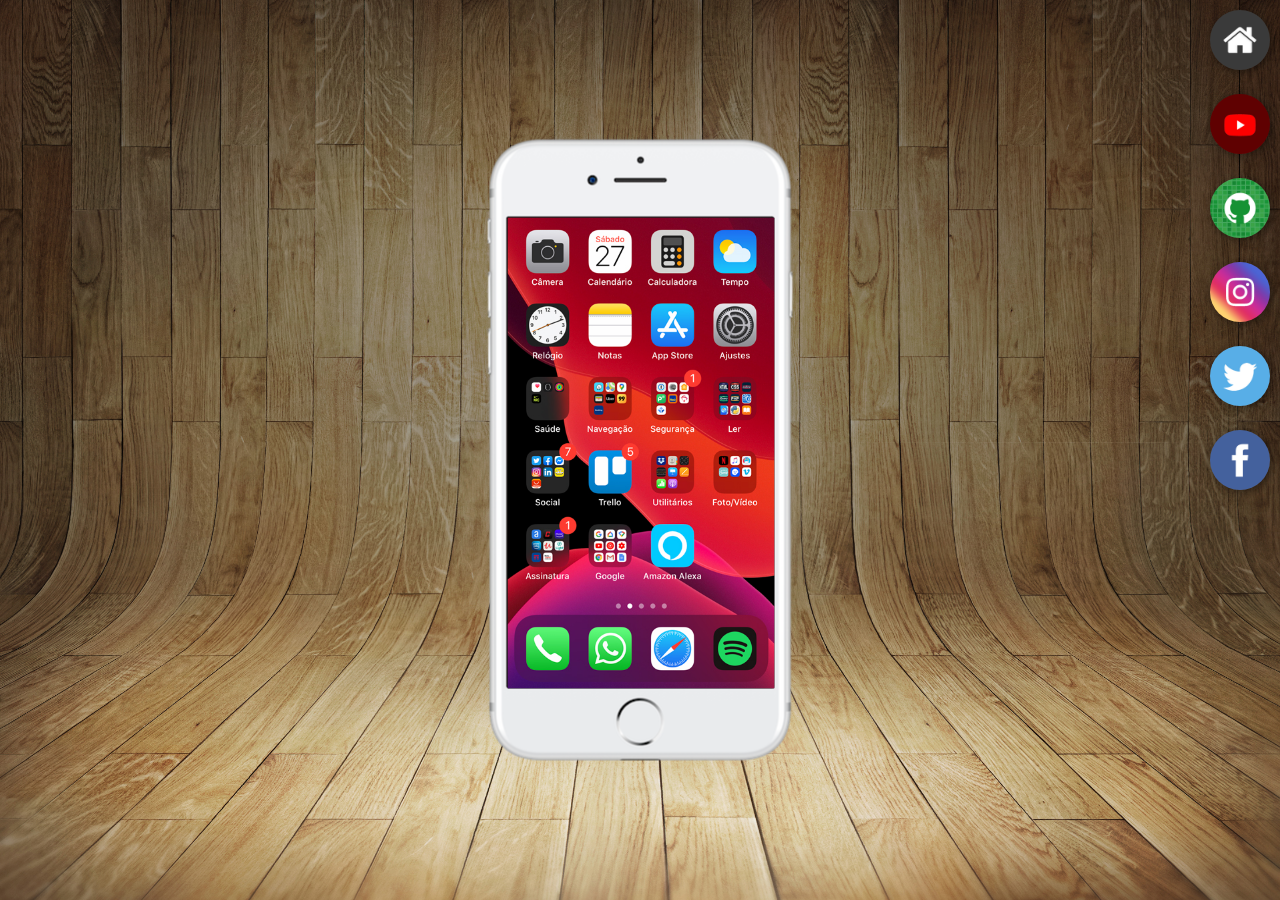
<file: index.html>
<!DOCTYPE html>
<html lang="pt-br">
<head>
    <meta charset="UTF-8">
    <meta name="viewport" content="width=device-width, initial-scale=1.0">
    <link rel="shortcut icon" href="favicon.ico" type="image/x-icon">
    <link rel="stylesheet" href="estilos/style.css">
    <title>Projetos Redes Sociais</title>
</head>
<body>
    <main>
        <section id="fone">
            <iframe src="home.html" name="tela" id="tela" frameborder="0" height="100px"></iframe>
        </section>
        <section id="botoes">
           <a href="home.html" target="tela"> <img src="imagens/logo-home.jpg" alt="Home"></a><br>
           <a href="Youtube.html" target="tela"> <img src="imagens/logo-youtube.jpg" alt="Home"></a><br>
           <a href="Github.html" target="tela"> <img src="imagens/logo-github.jpg" alt="Home"></a><br>
           <a href="Instgran.html" target="tela"> <img src="imagens/logo-instagram.jpg" alt="Home"></a><br>
           <a href="twiter.html" target="tela"> <img src="imagens/logo-twitter.jpg" alt="Home"></a><br>
           <a href="facebook.html" target="tela"> <img src="imagens/logo-facebook.jpg" alt="Home"></a>
    </main>
    
</body>
</html>
</file>
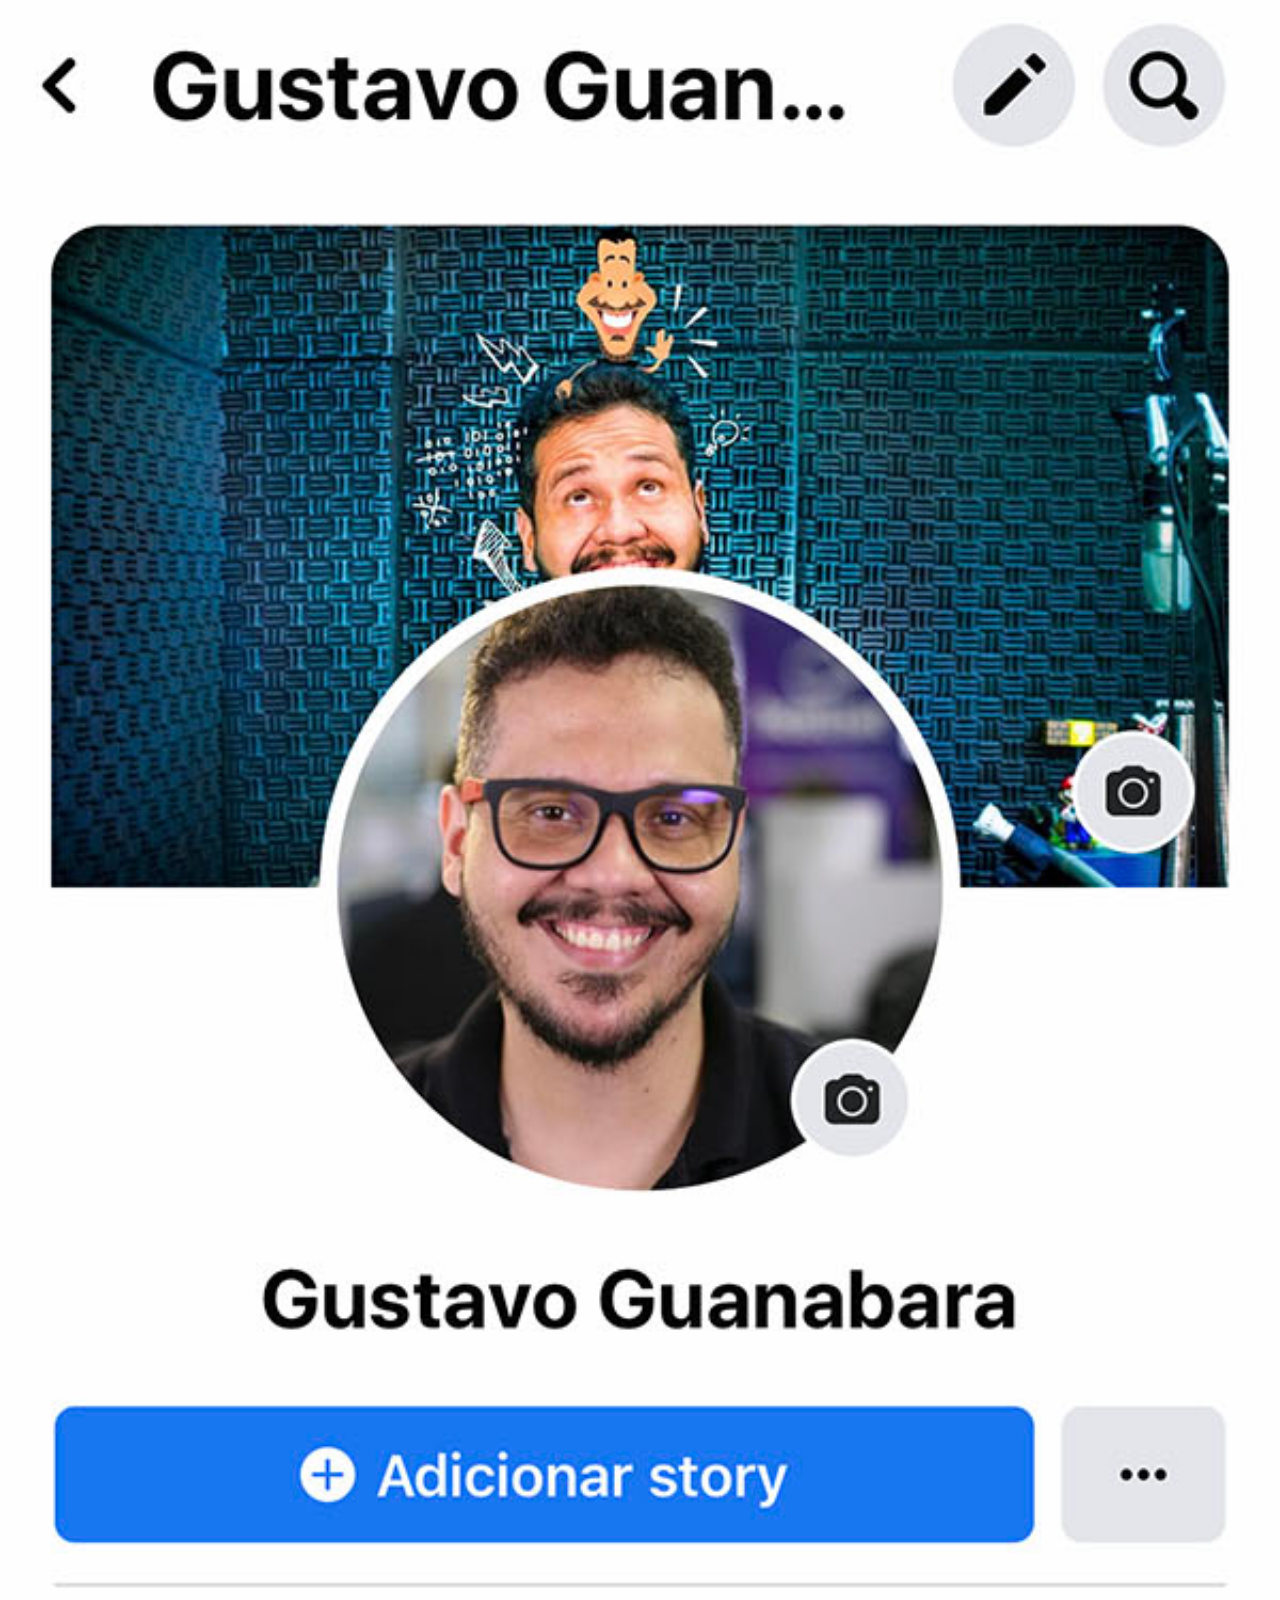
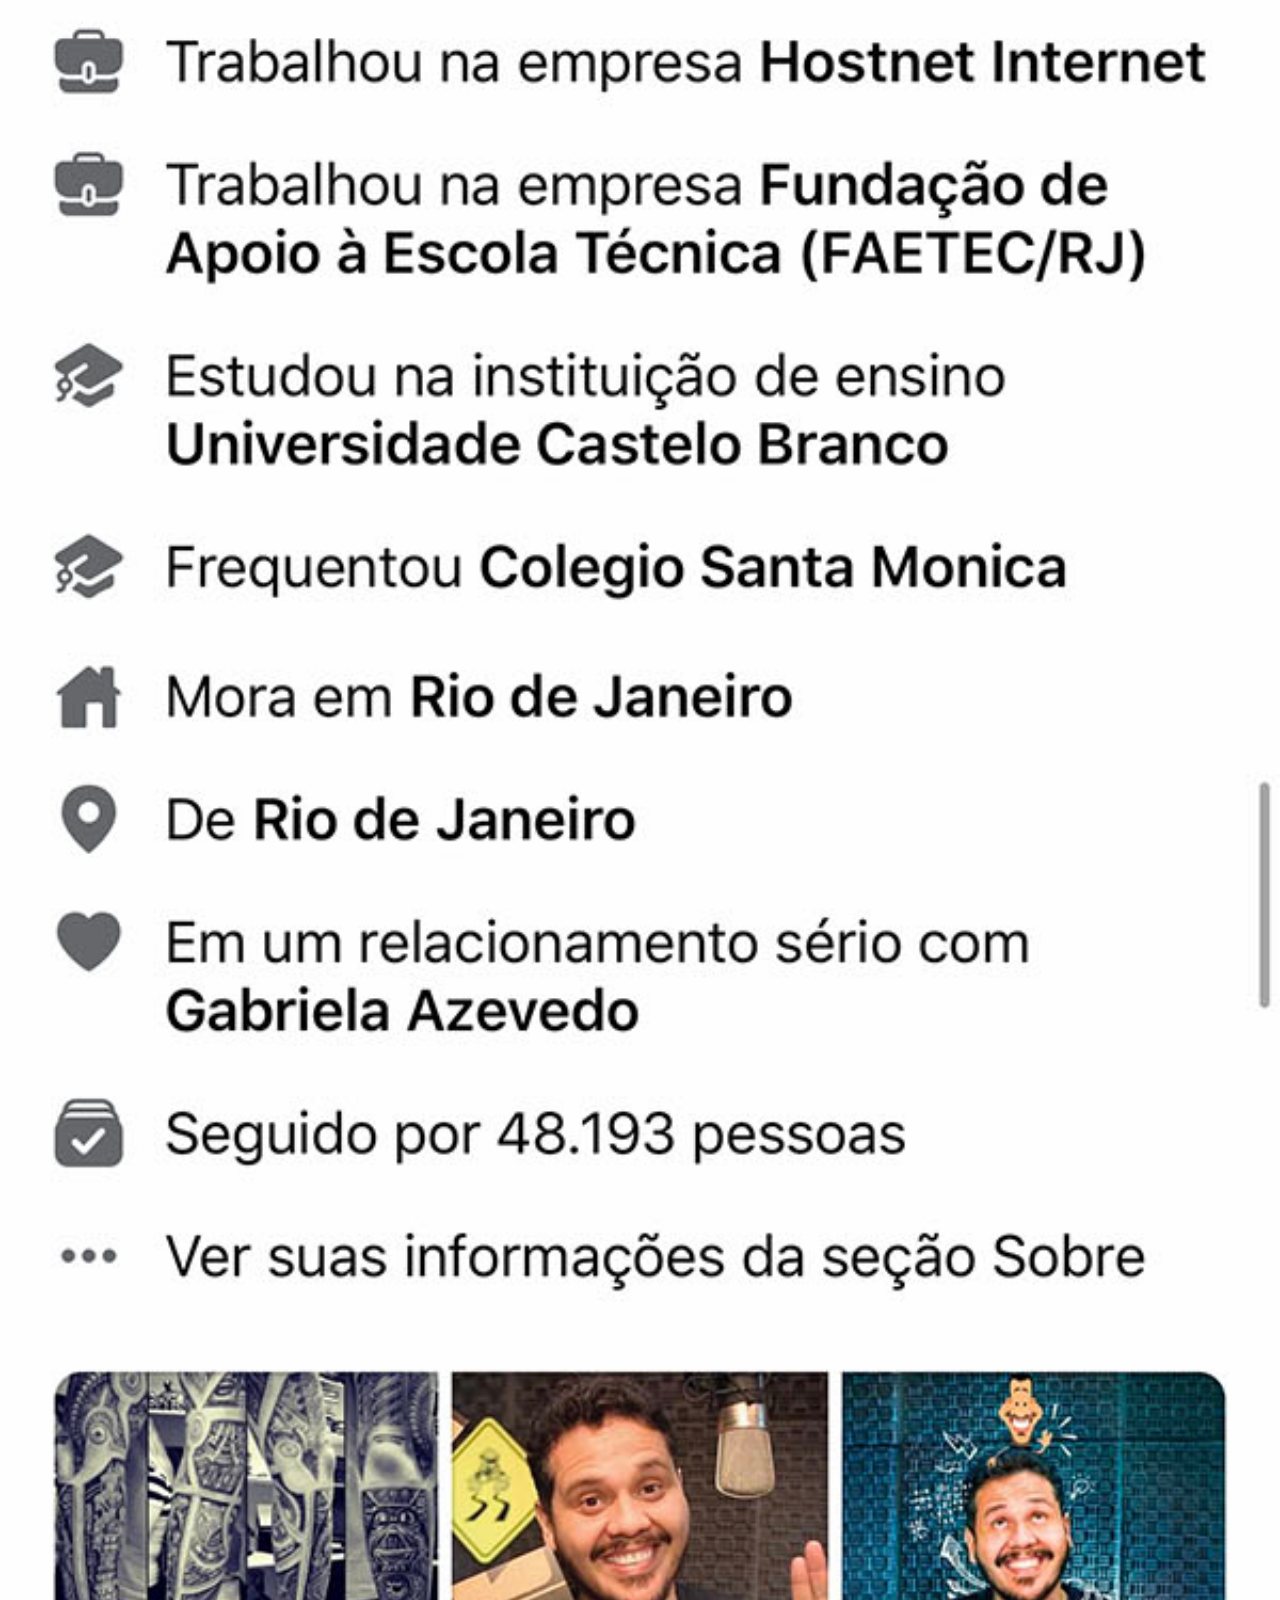
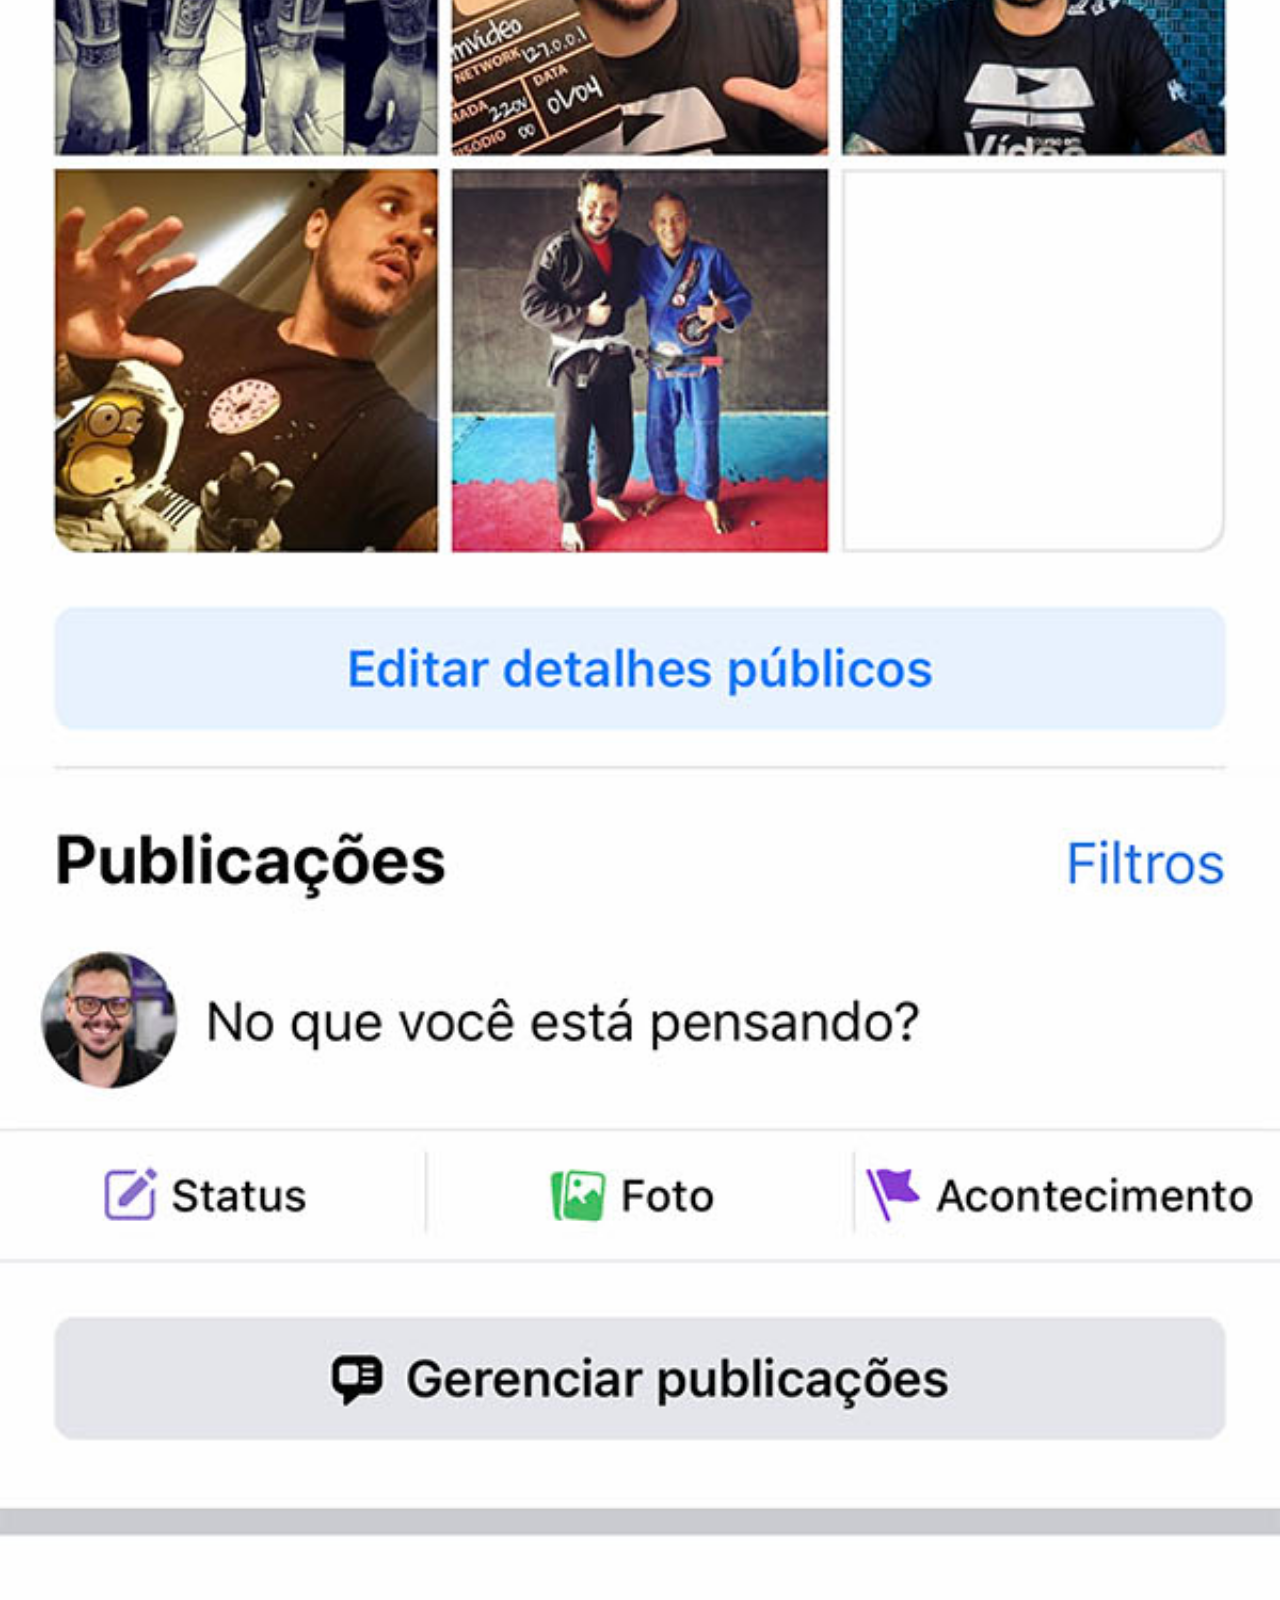
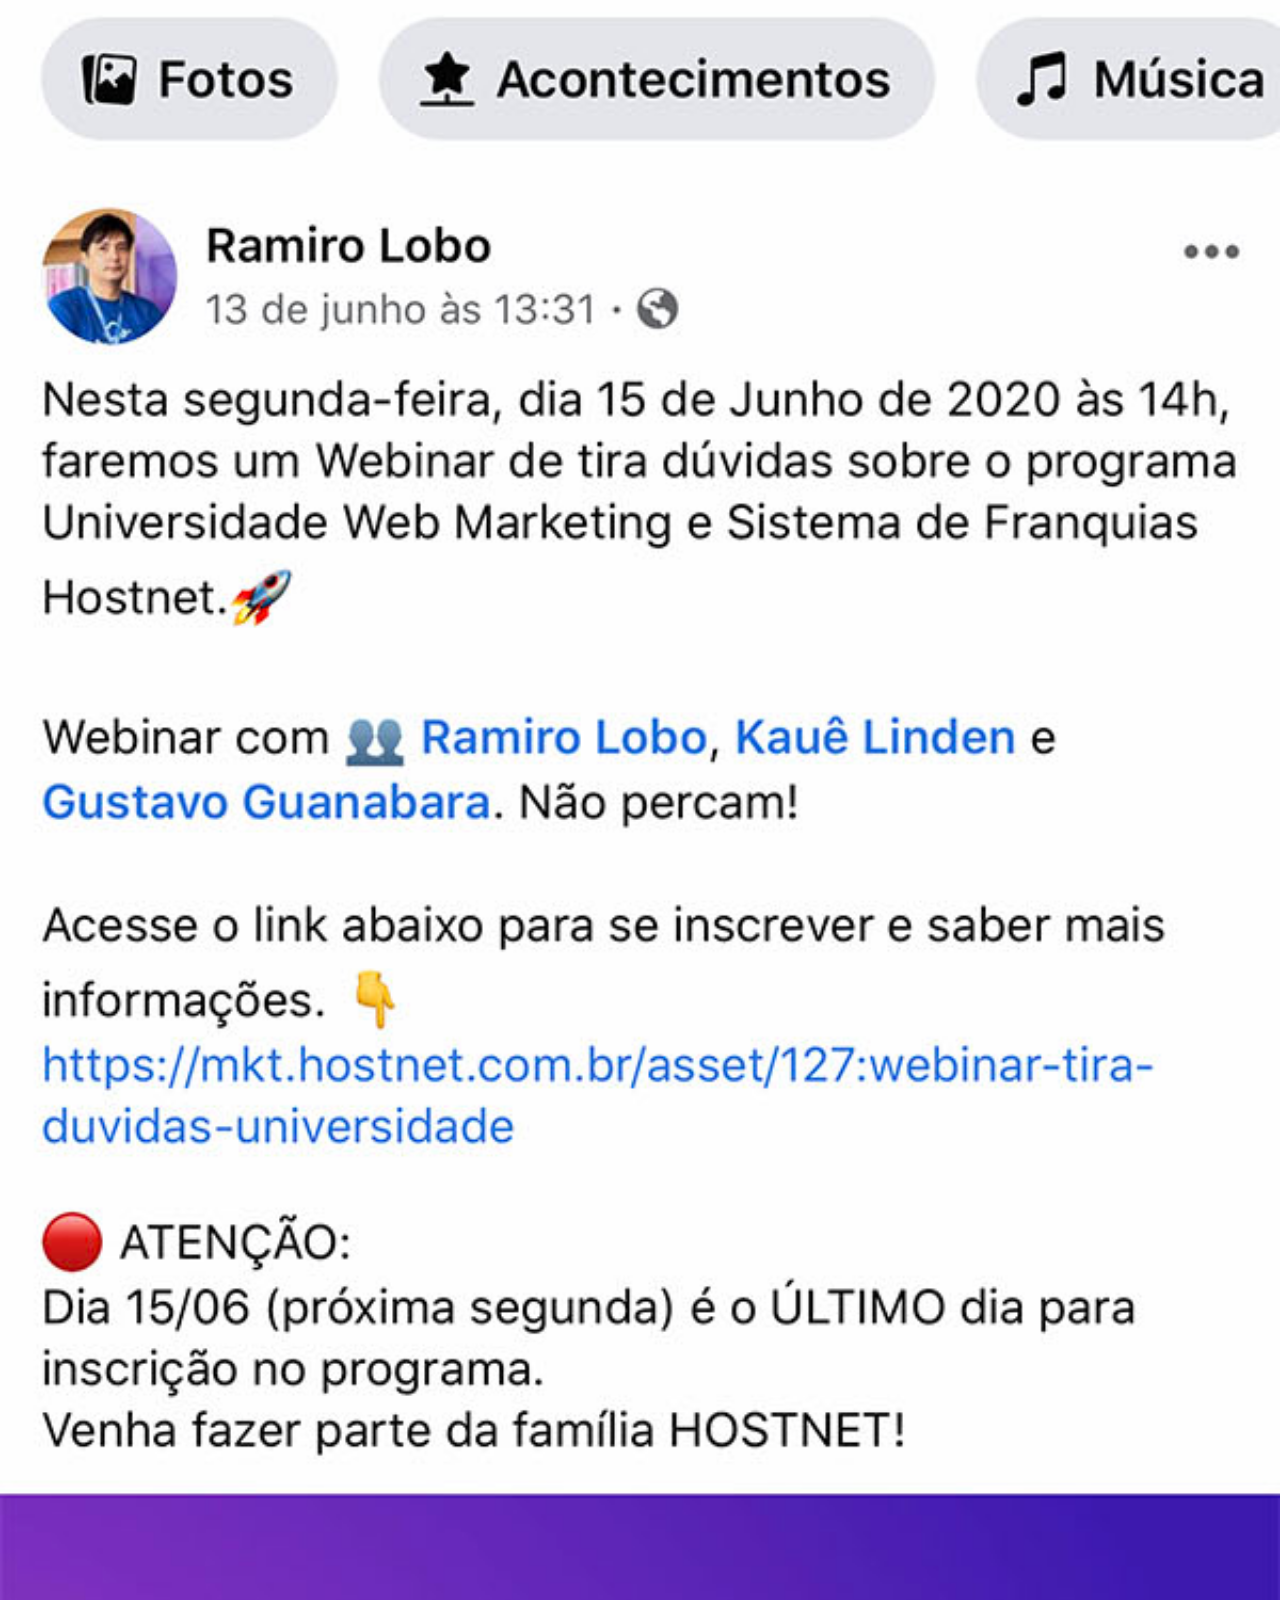
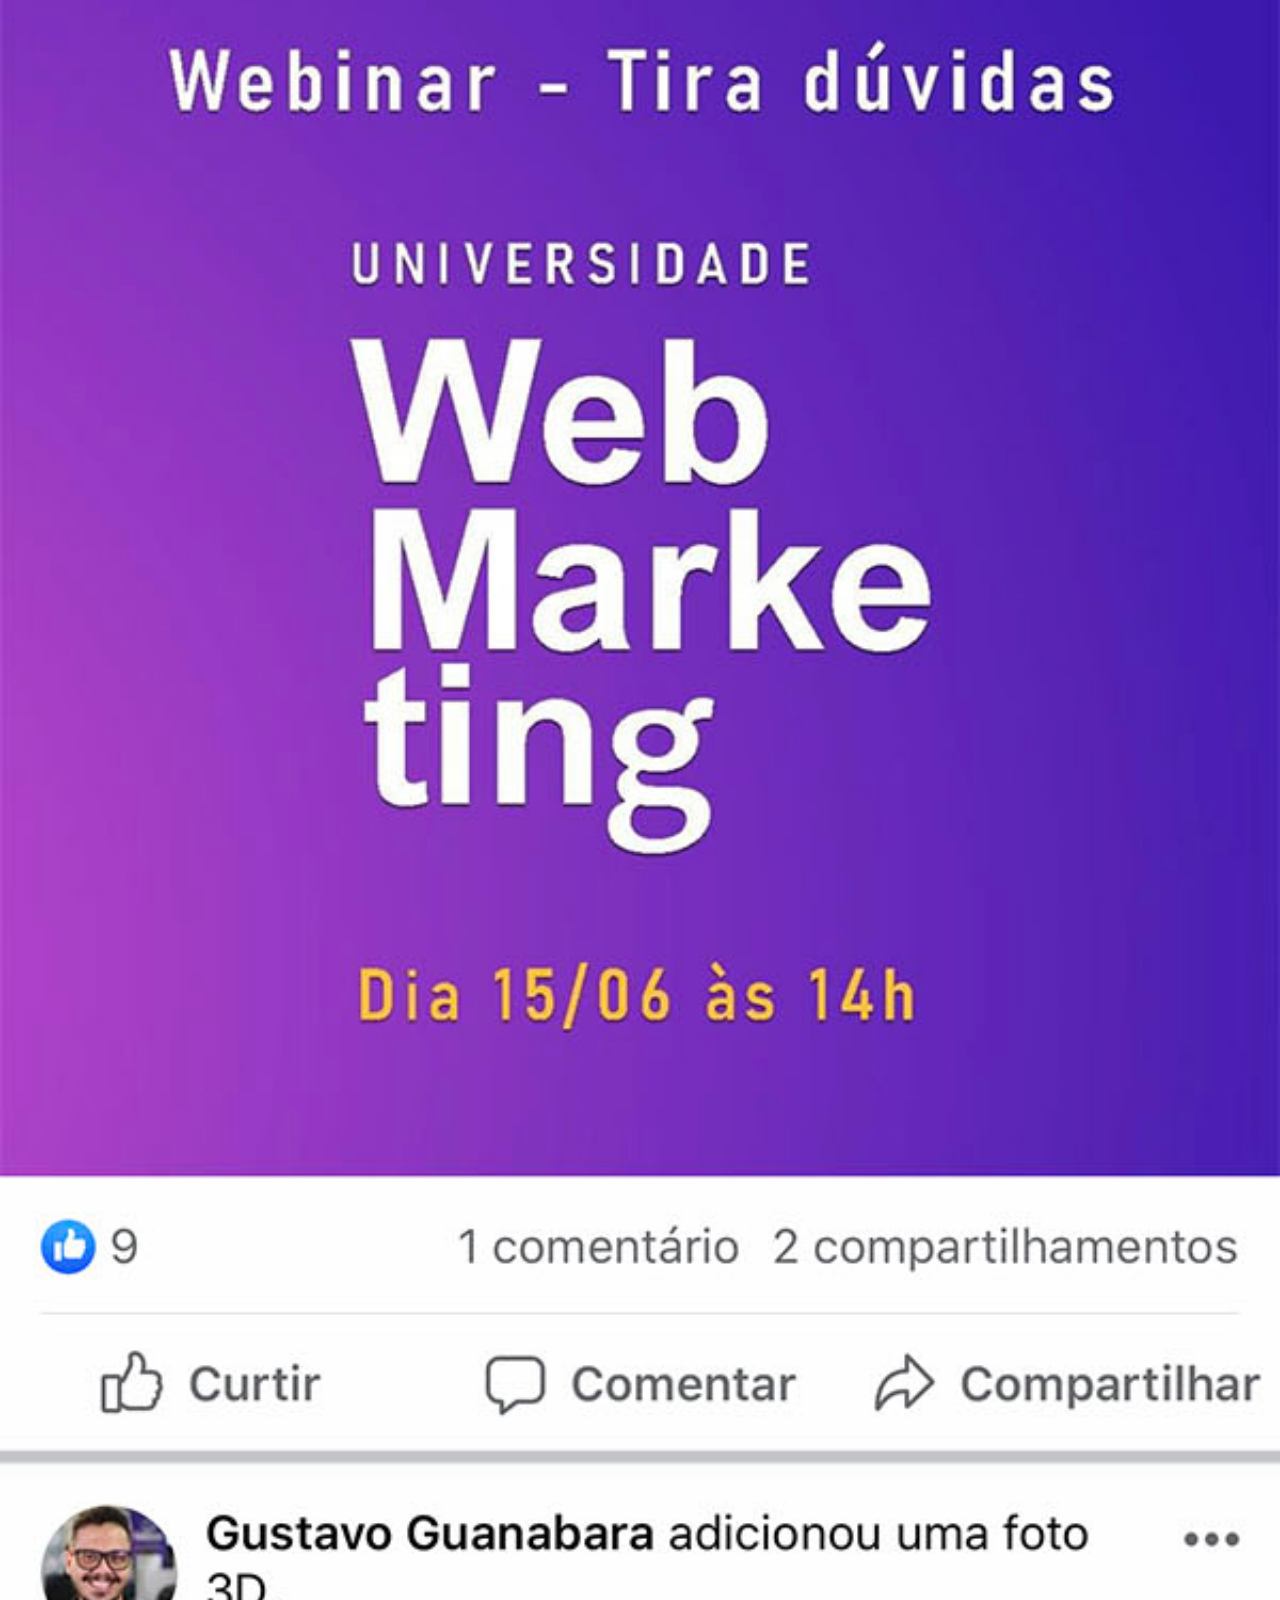
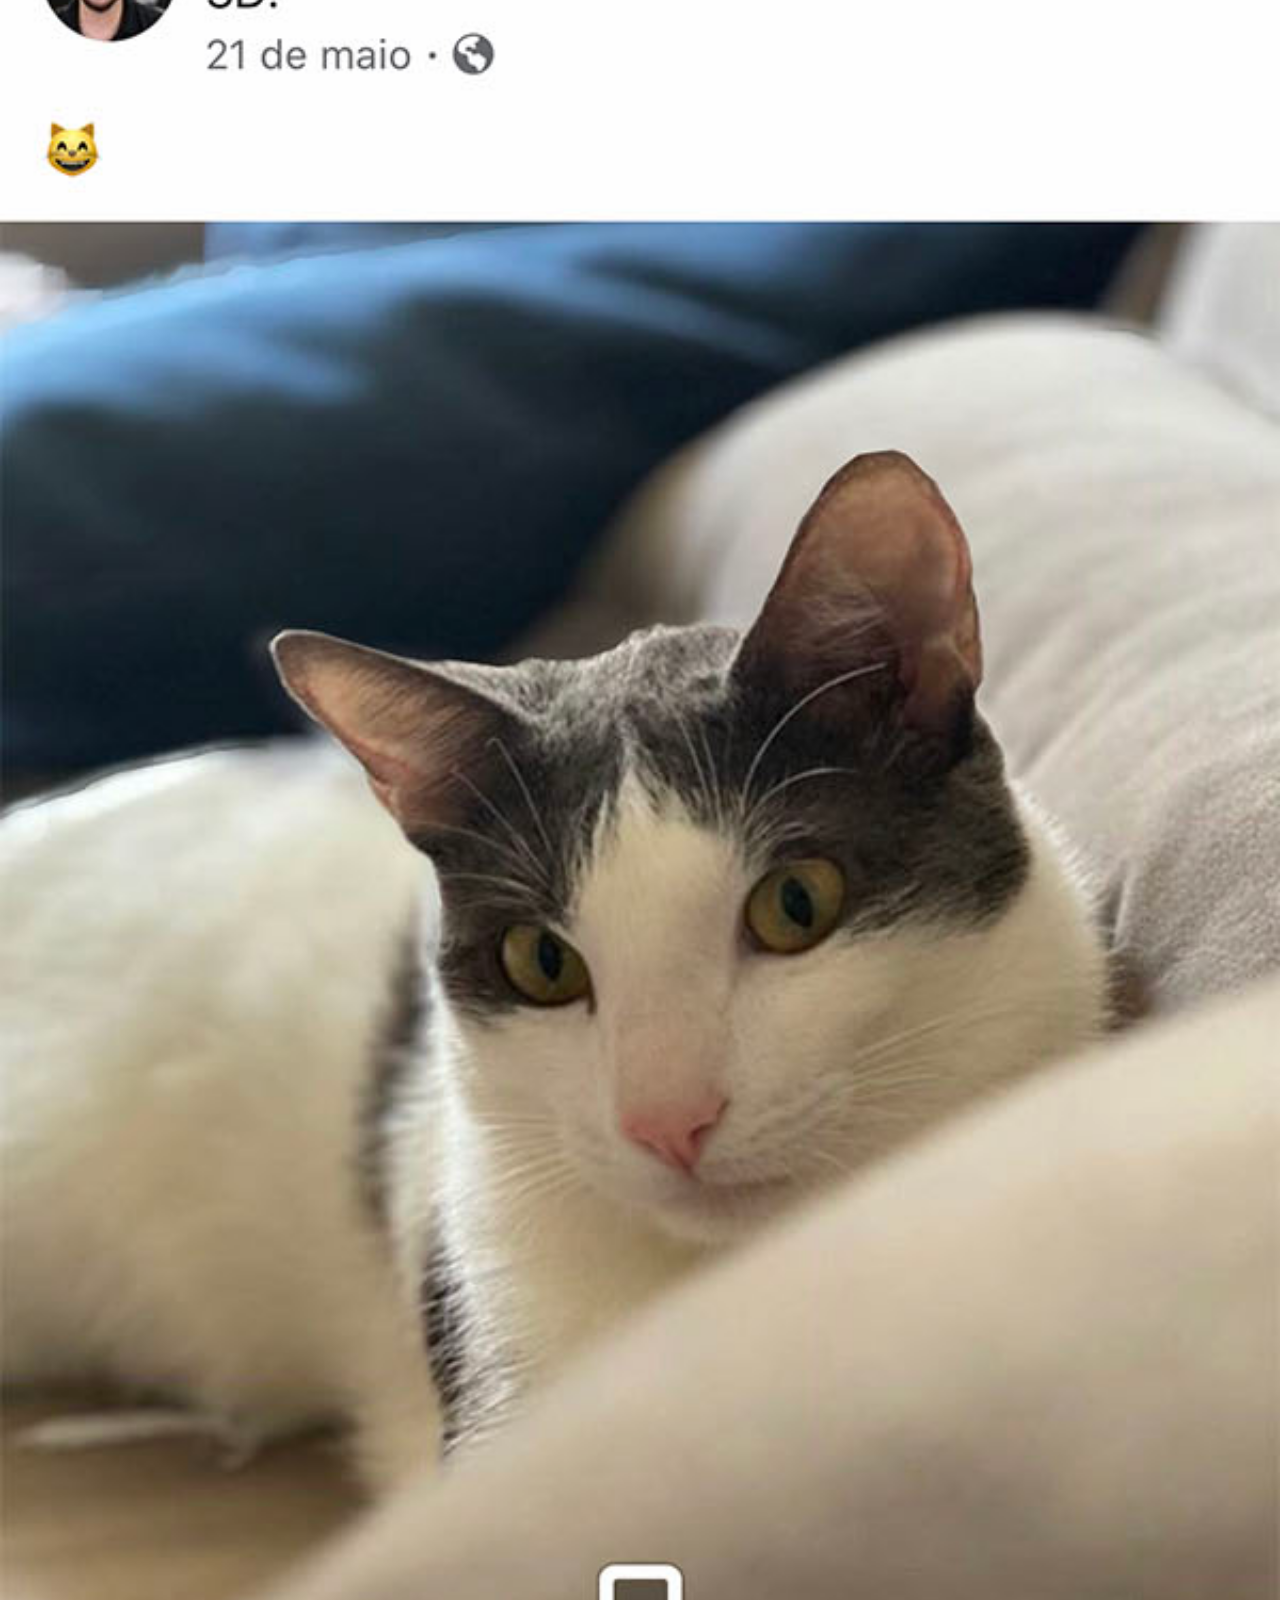
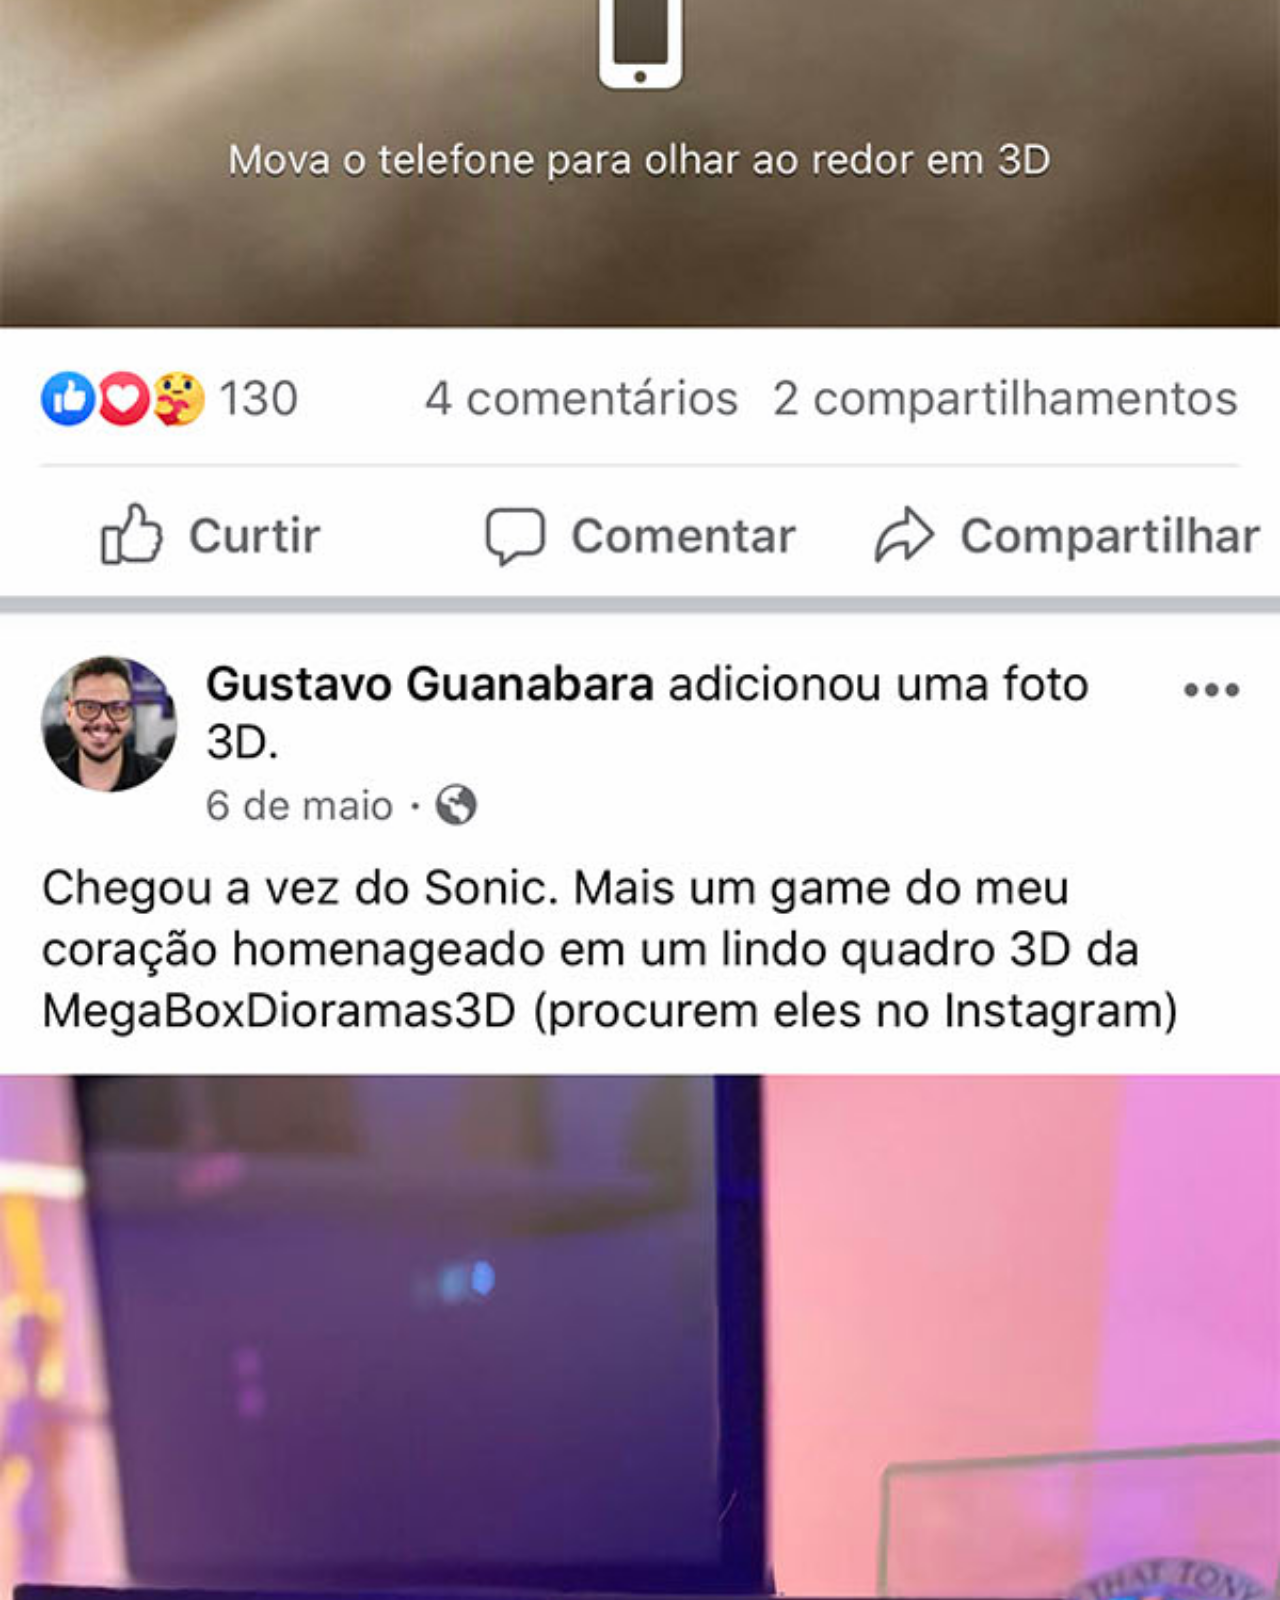
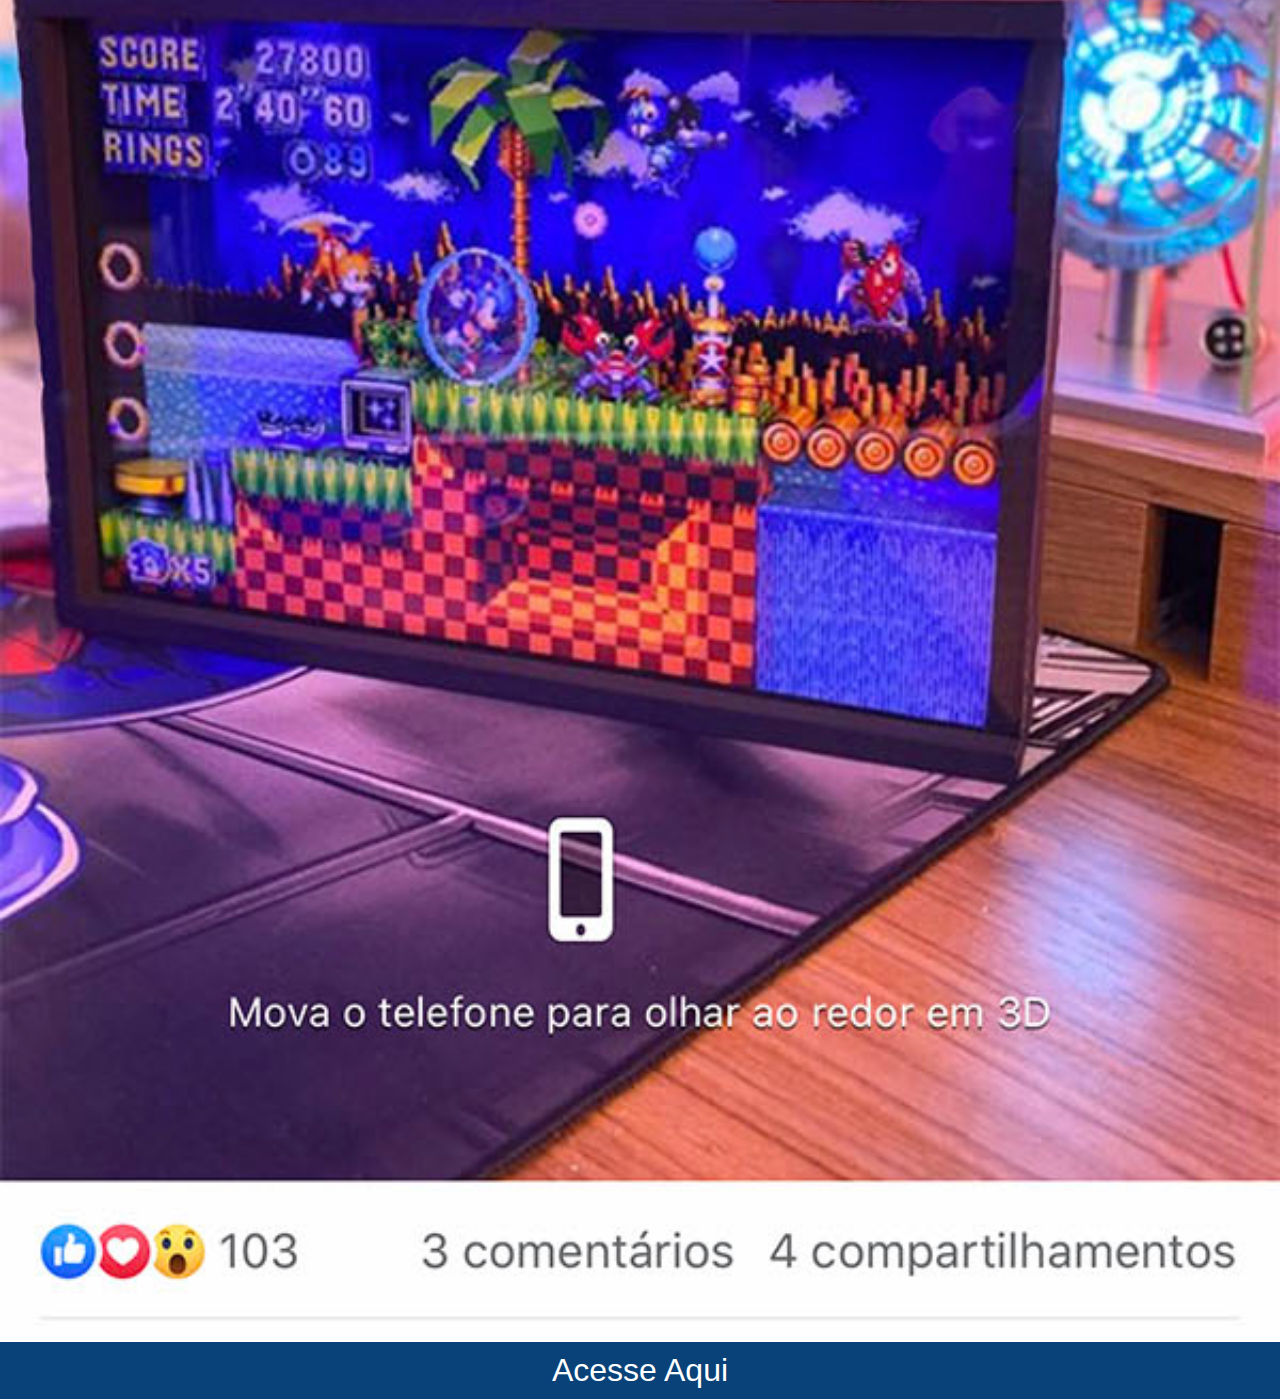
<file: facebook.html>
<!DOCTYPE html>
<html lang="pt-br">
<head>
    <meta charset="UTF-8">
    <meta name="viewport" content="width=device-width, initial-scale=1.0">
    <title>iframe Facebook</title>
    <link rel="stylesheet" href="estilos/global.css">
    <style>
        a{
            background-color:rgb(8, 66, 121);
            color: white;
        }
        a:hover{
            background-color: rgb(11, 131, 243);
        }
    </style>
</head>
<body>
    <img src="imagens/tela-facebook.jpg" alt="Facebook">
    <a href="https://www.facebook.com/gustavoguanabara/?locale=pt_BR" target="_blank">Acesse Aqui</a>
    
</body>
</html>
</file>
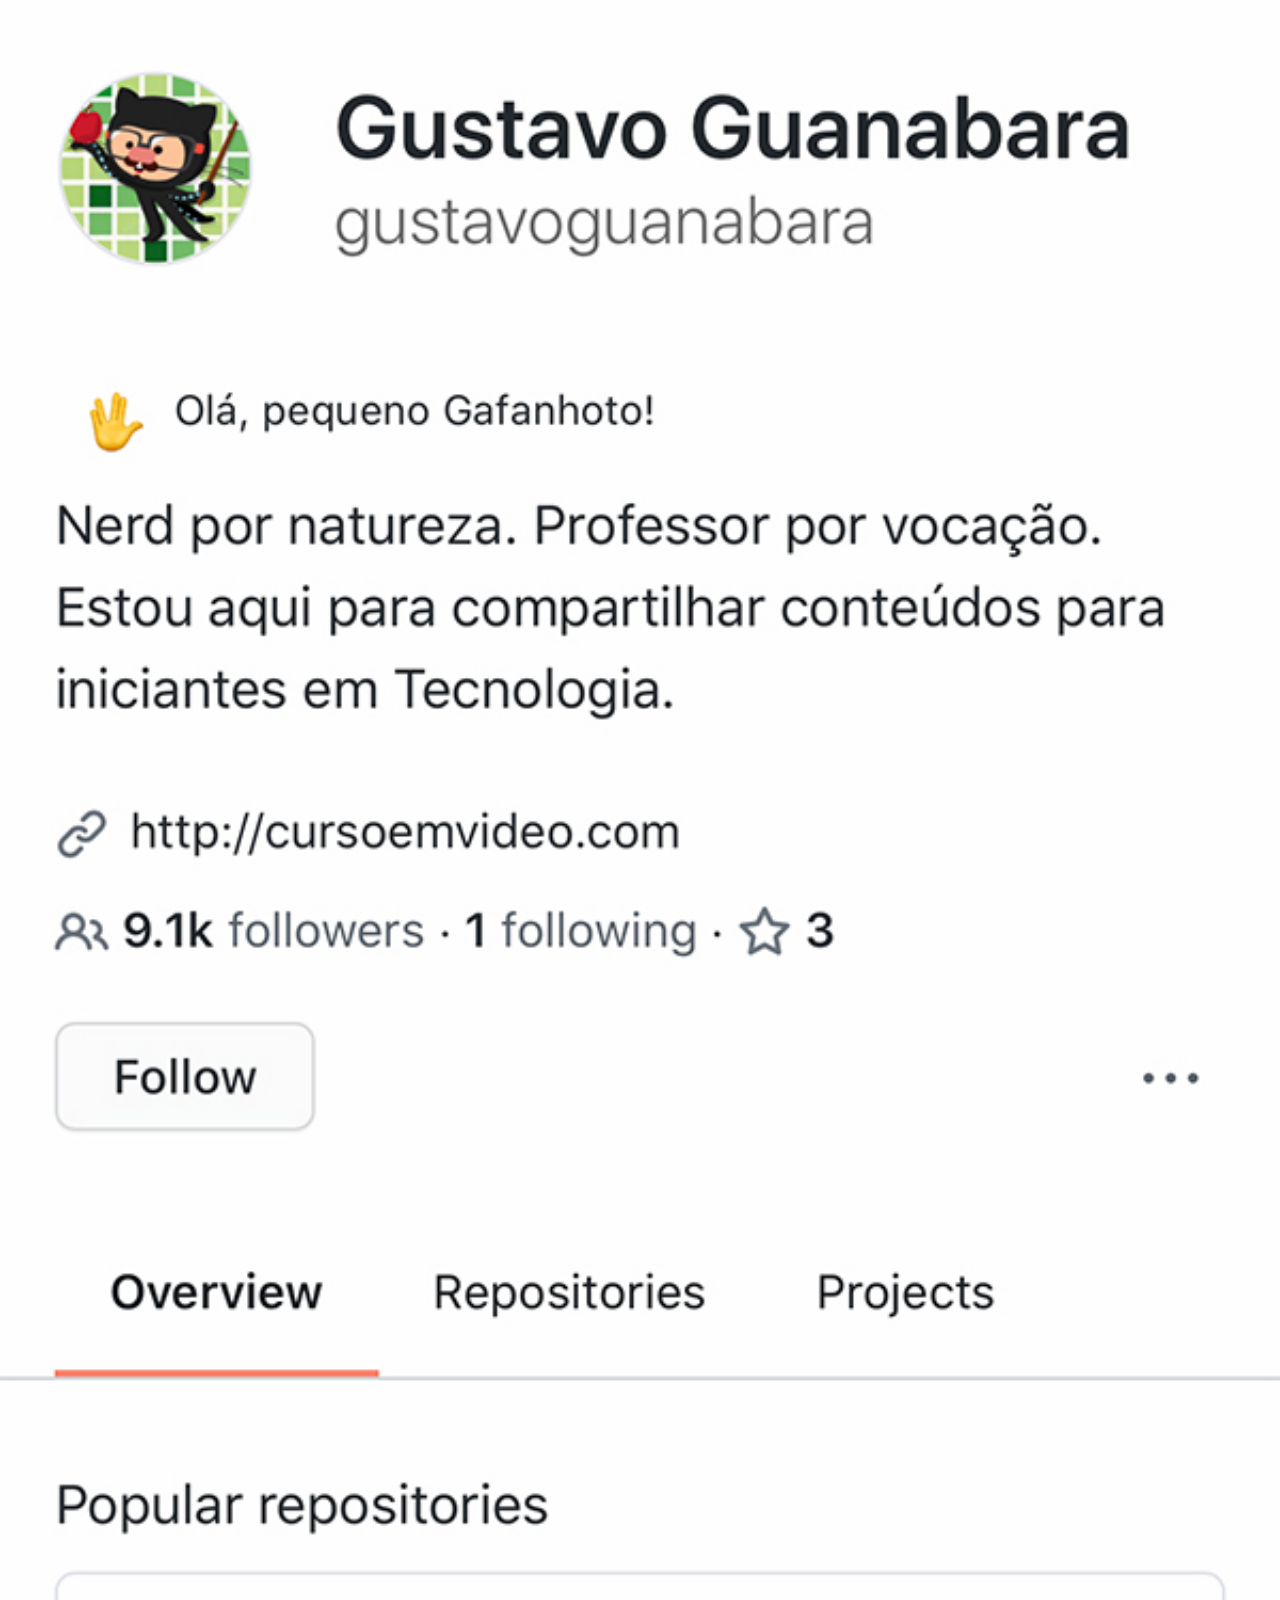
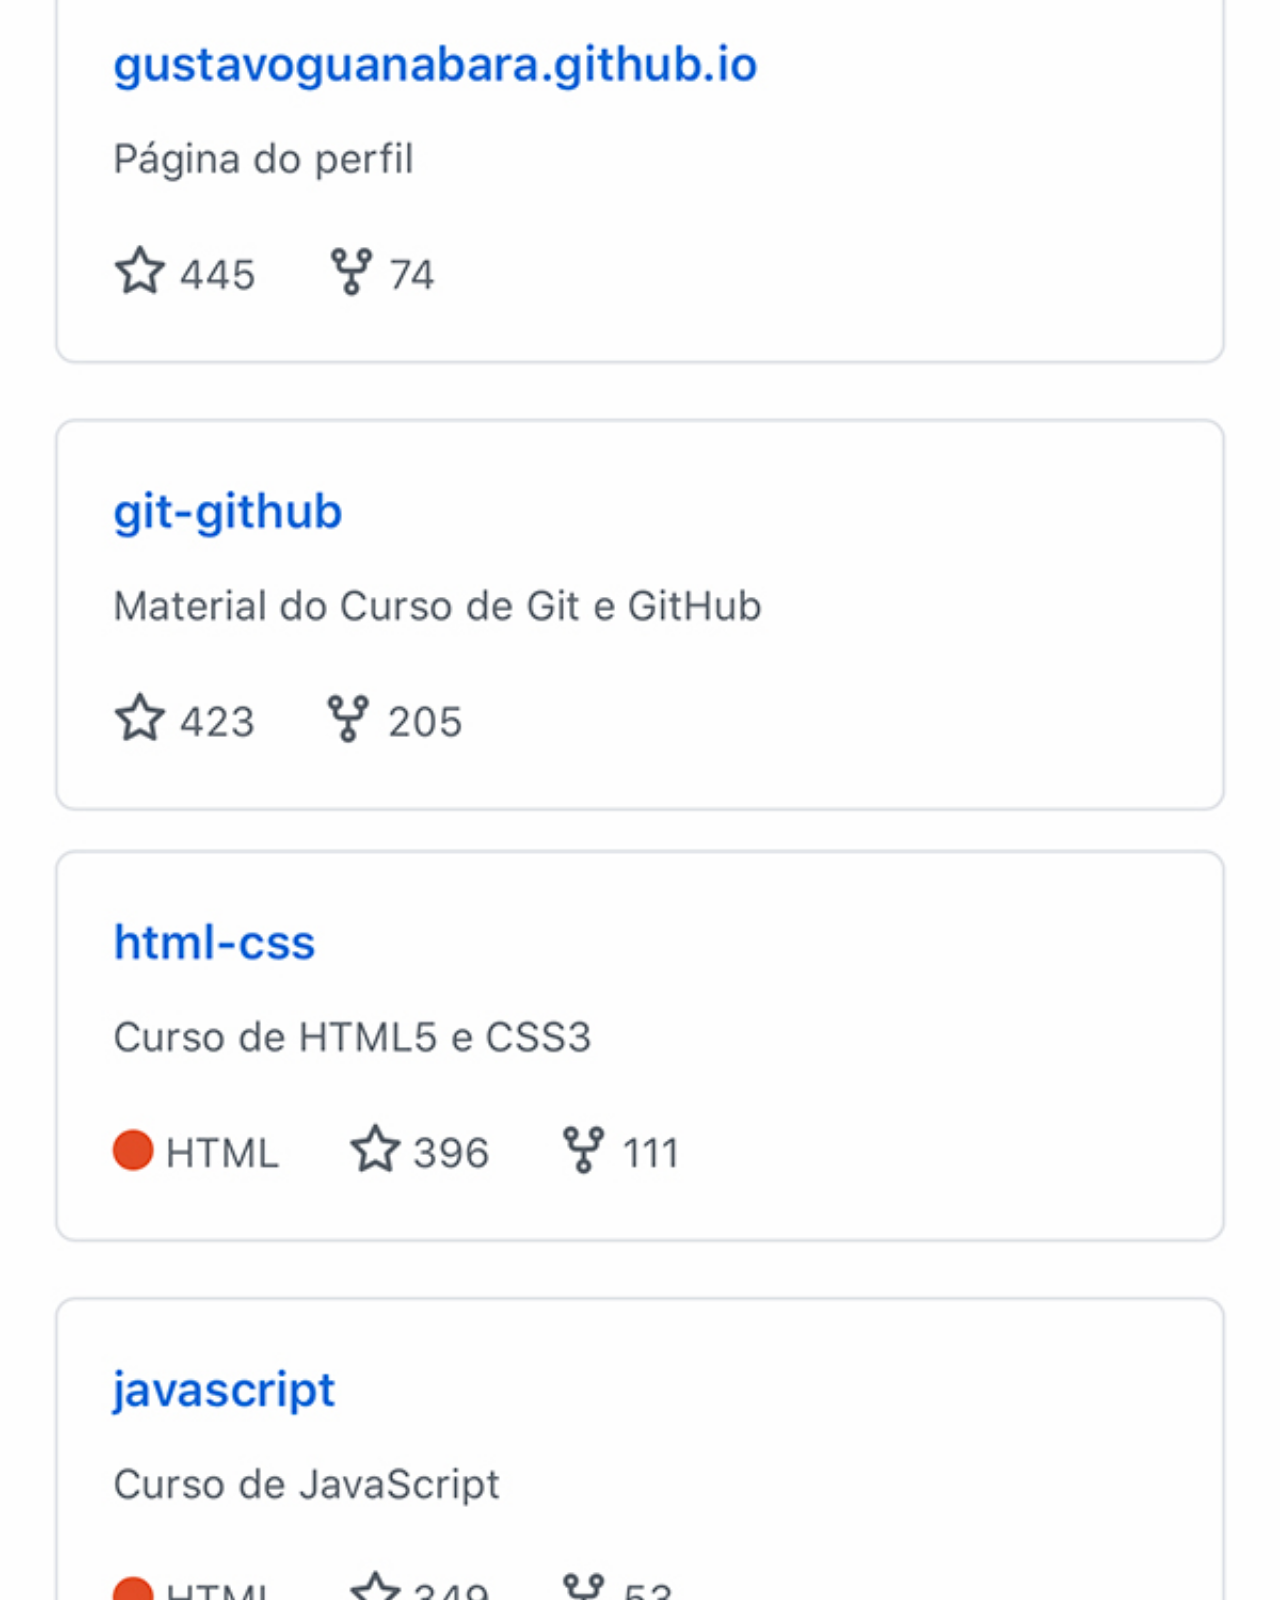
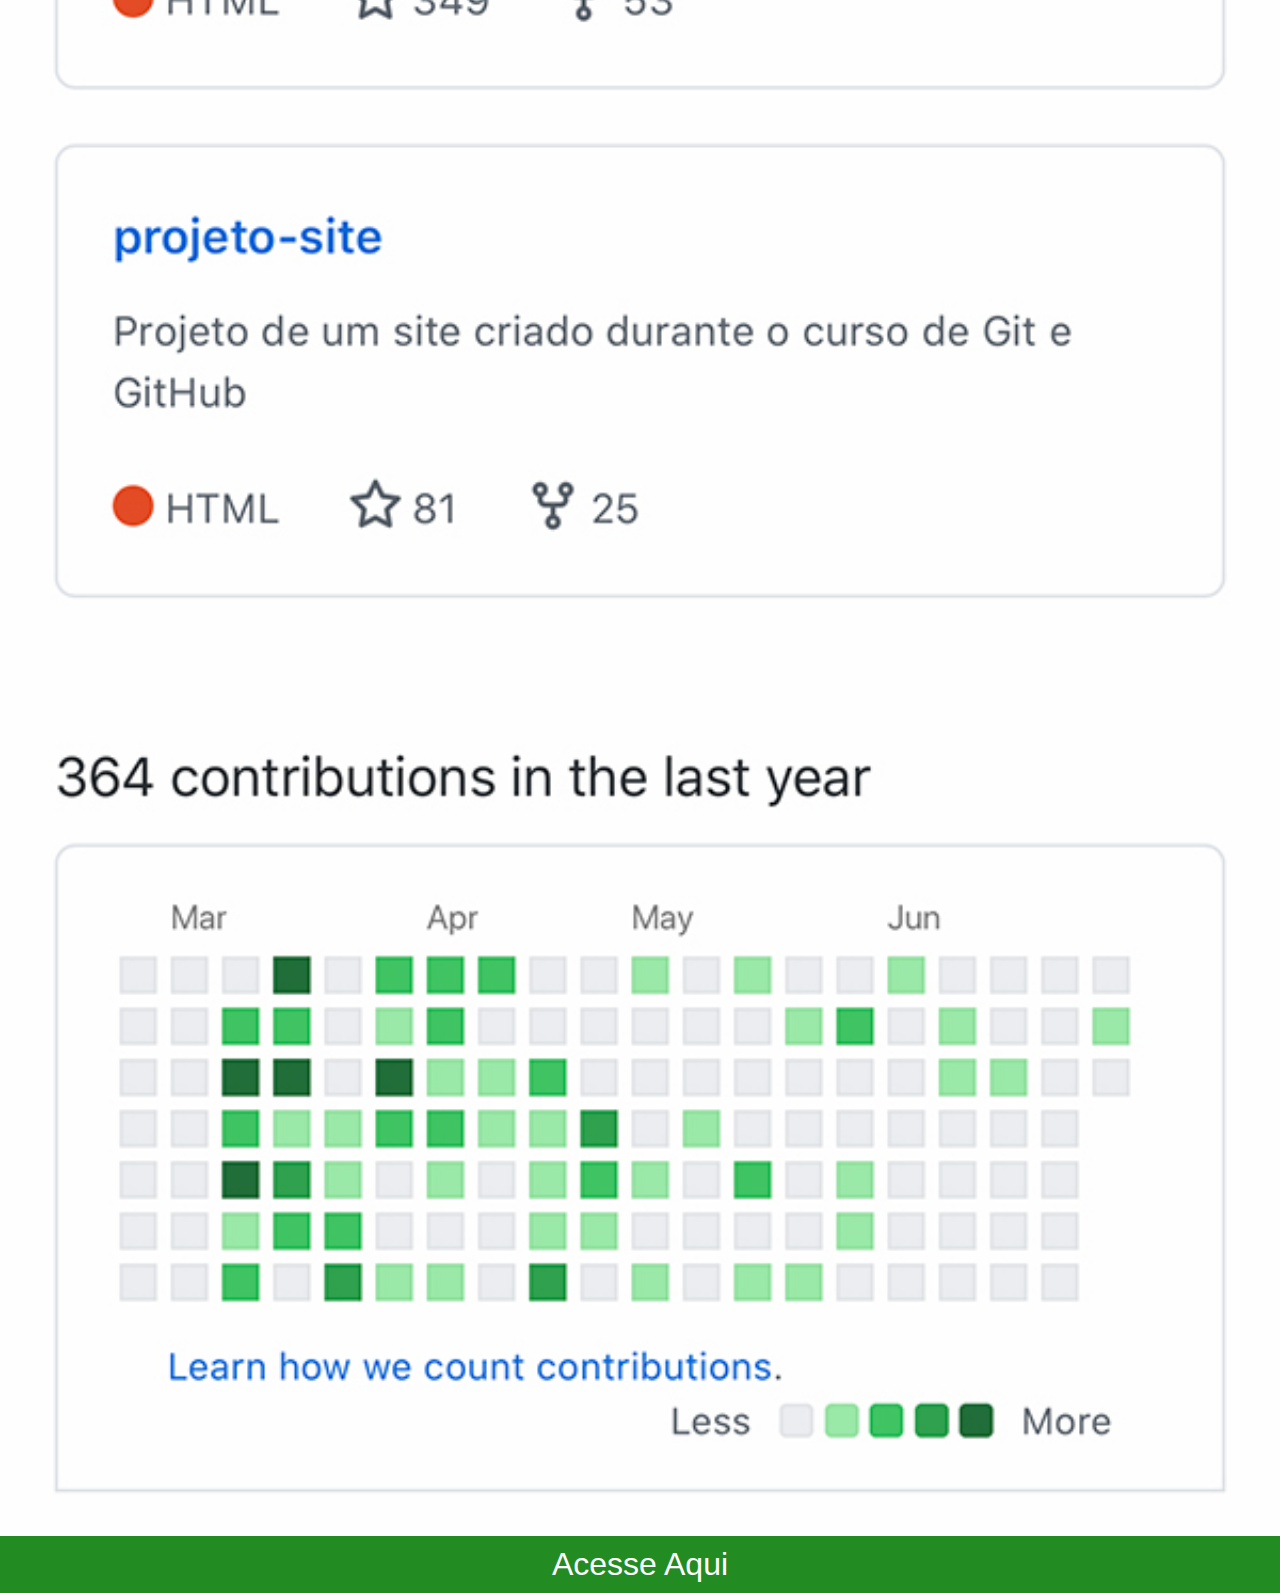
<file: Github.html>
<!DOCTYPE html>
<html lang="pt-br">
<head>
    <meta charset="UTF-8">
    <meta name="viewport" content="width=device-width, initial-scale=1.0">
    <title>Document</title>
    <link rel="stylesheet" href="estilos/global.css">
    <style>
        a{
            background-color: forestgreen;
            color: white;
        }
        a:hover{
            background-color: rgb(51, 221, 51);
            text-decoration: underline;
        }
    </style>
</head>
<body>
    <img src="imagens/tela-github.jpg" alt="Github">
    <a href="https://github.com/gustavoguanabara" target="_blank"> Acesse Aqui</a>
</body>
</html>
</file>
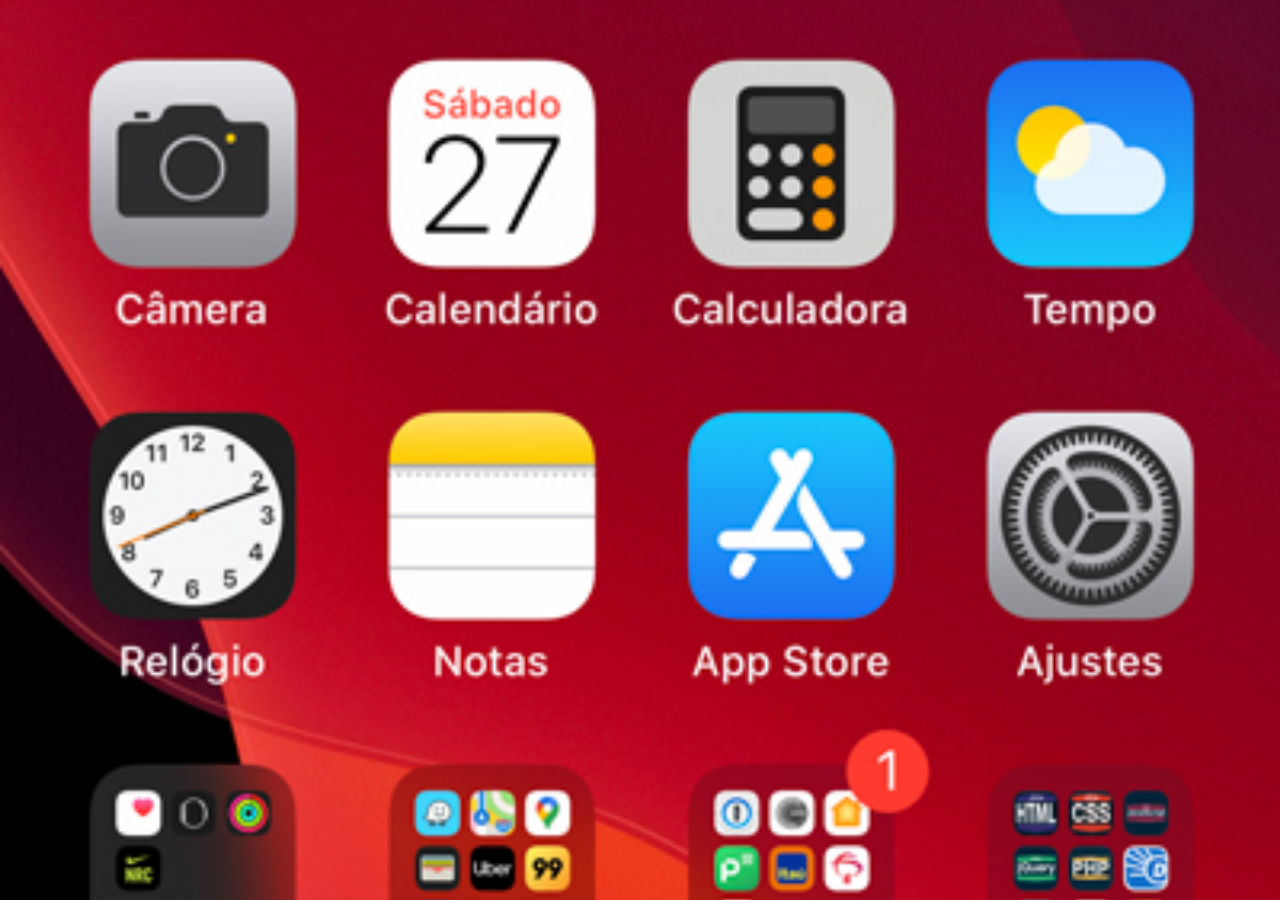
<file: home.html>
<!DOCTYPE html>
<html lang="pt-br">
<head>
    <meta charset="UTF-8">
    <meta name="viewport" content="width=device-width, initial-scale=1.0">
    <title>Home</title>
    <style>
        *{
            margin: 0px;
            padding: 0px;
        }
        body{
            width: 100vw;
            height: 100vh;
            background: black url('imagens/tela-home.jpg') no-repeat top center ;
            background-size: cover;
        }
    </style>
</head>
<body>
    
</body>
</html>
</file>
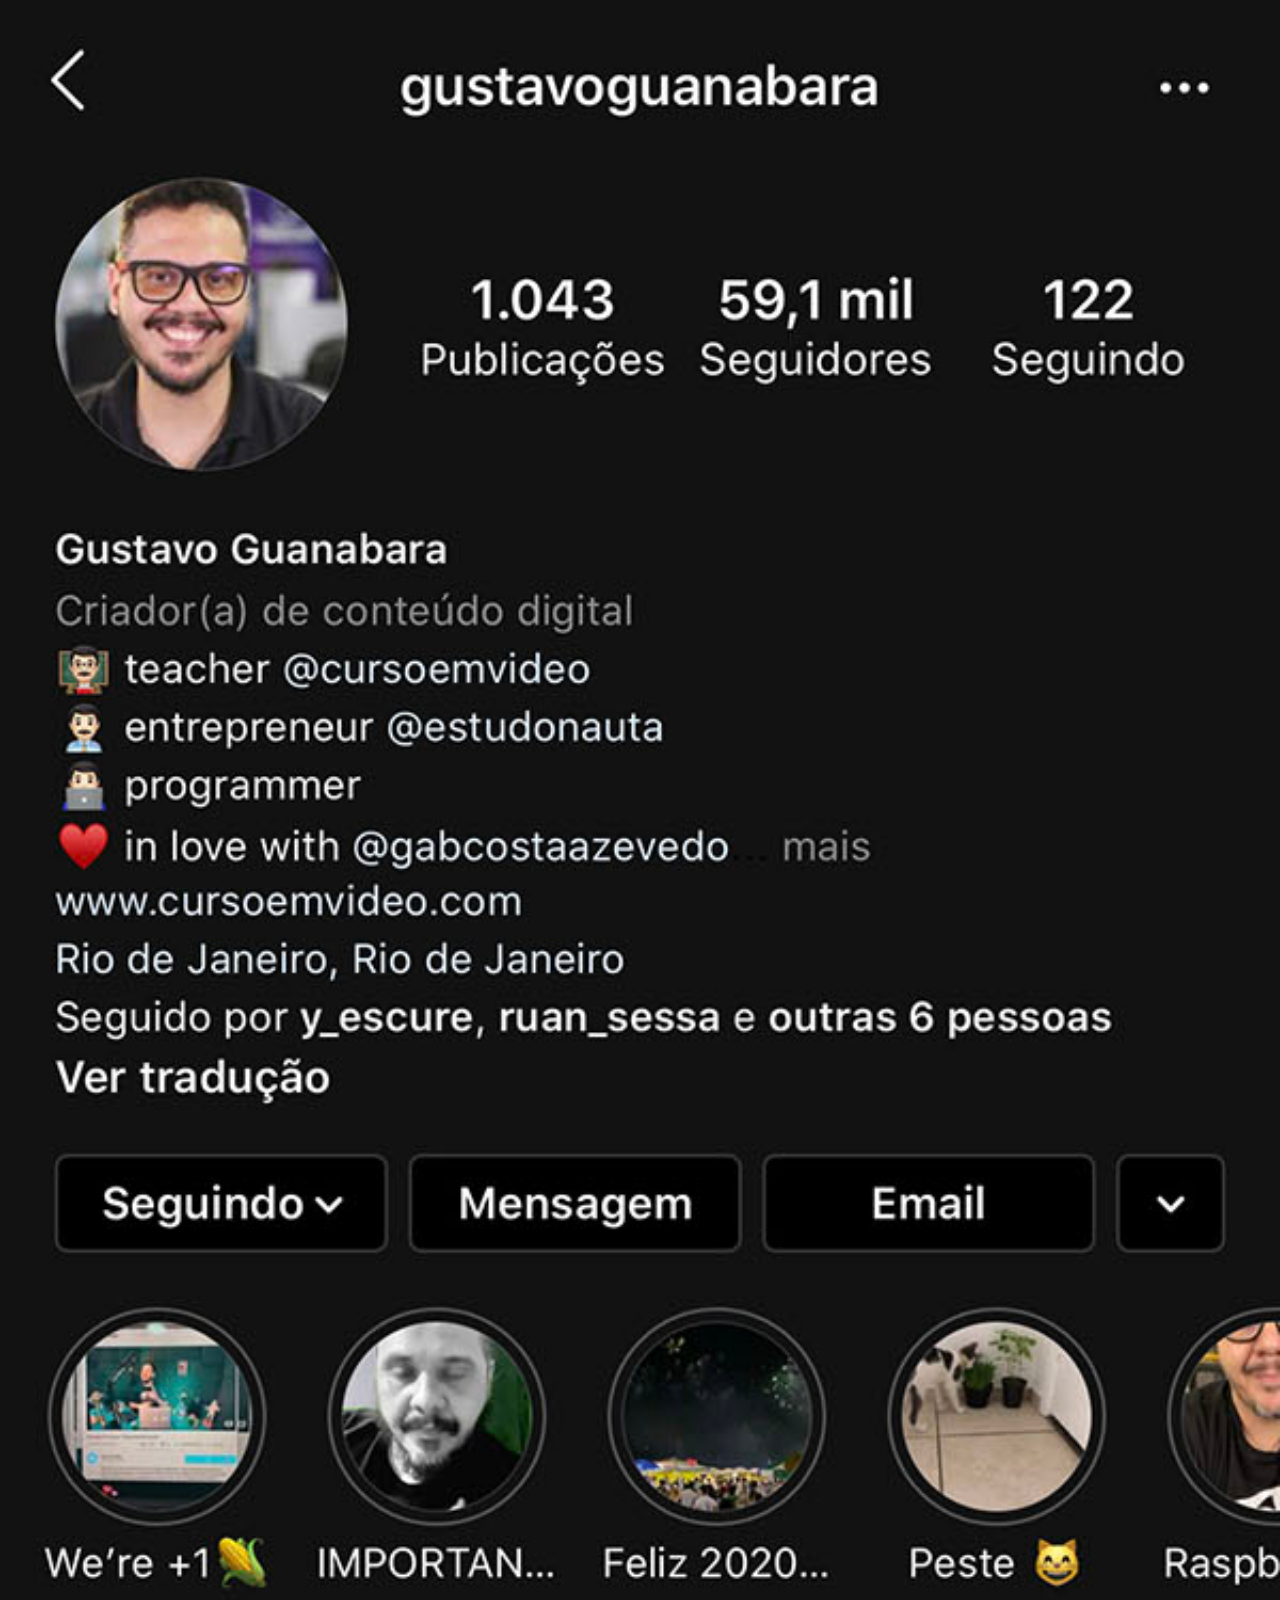
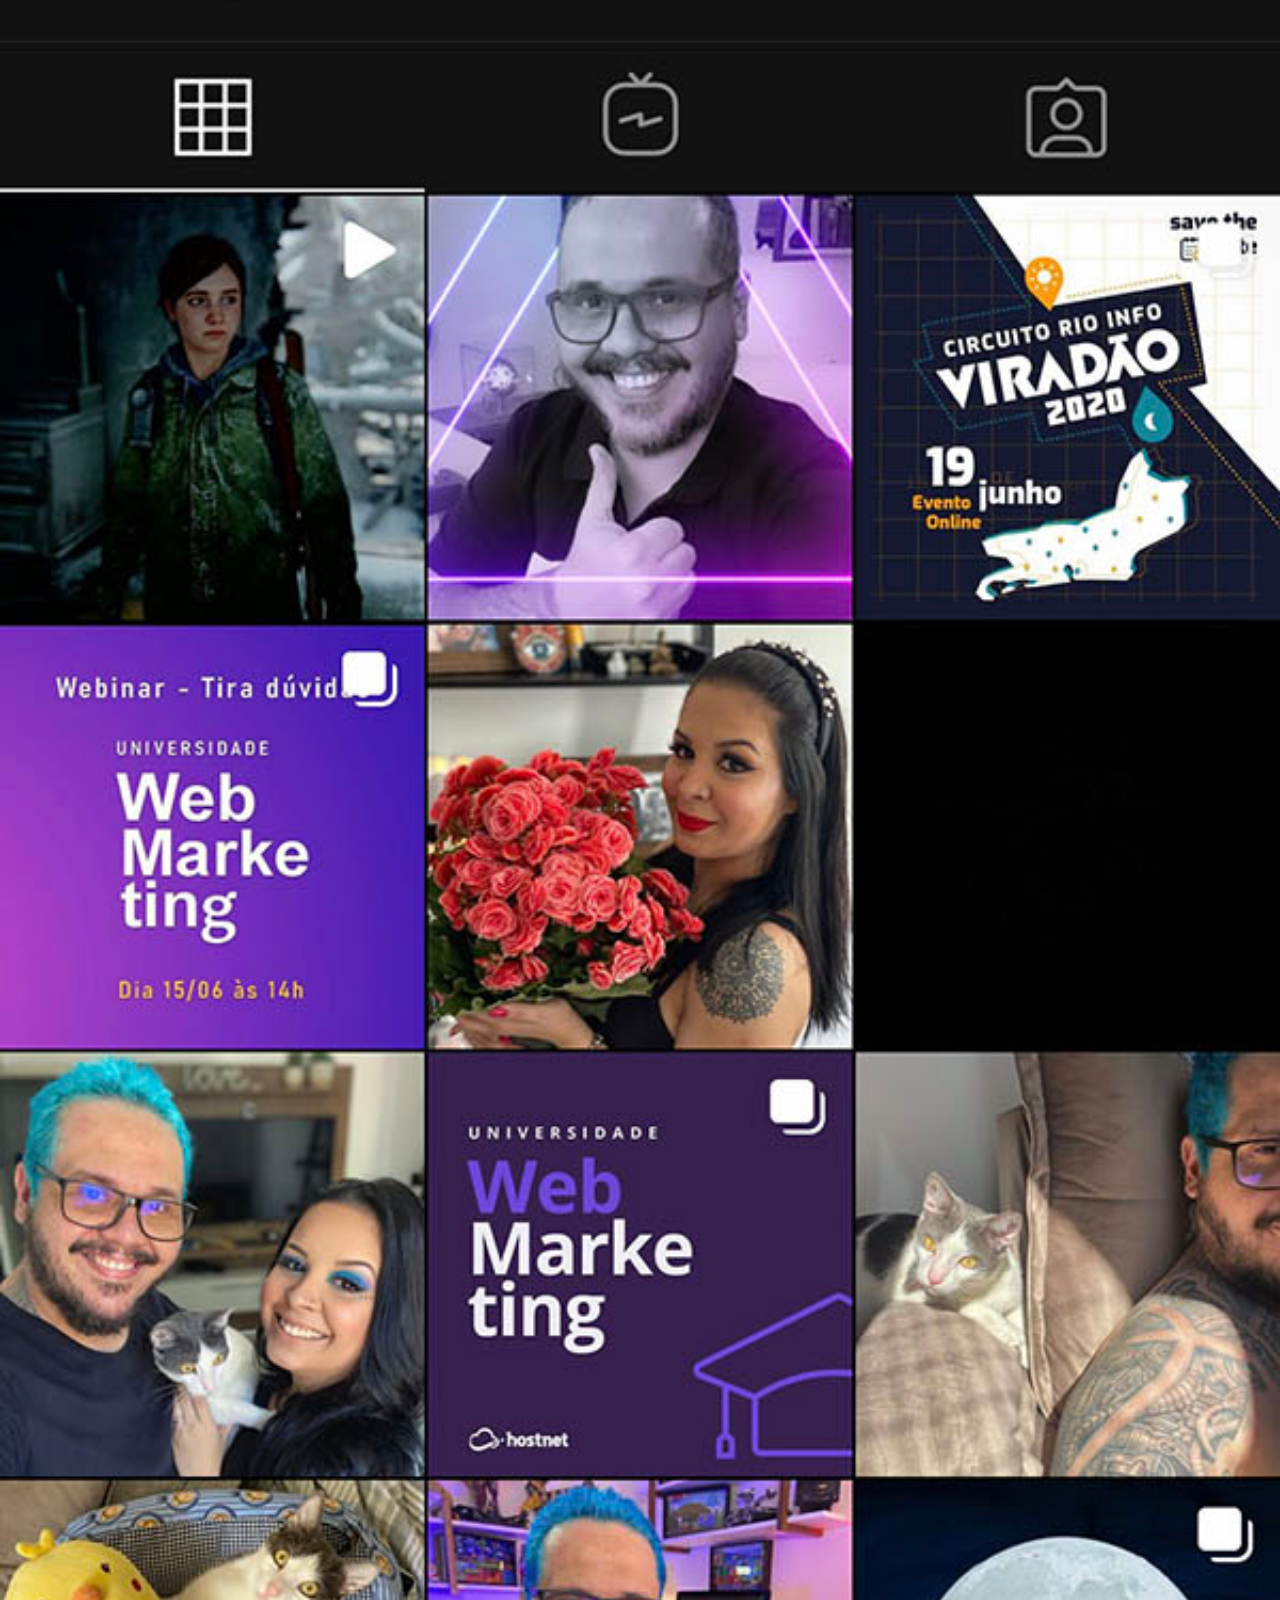
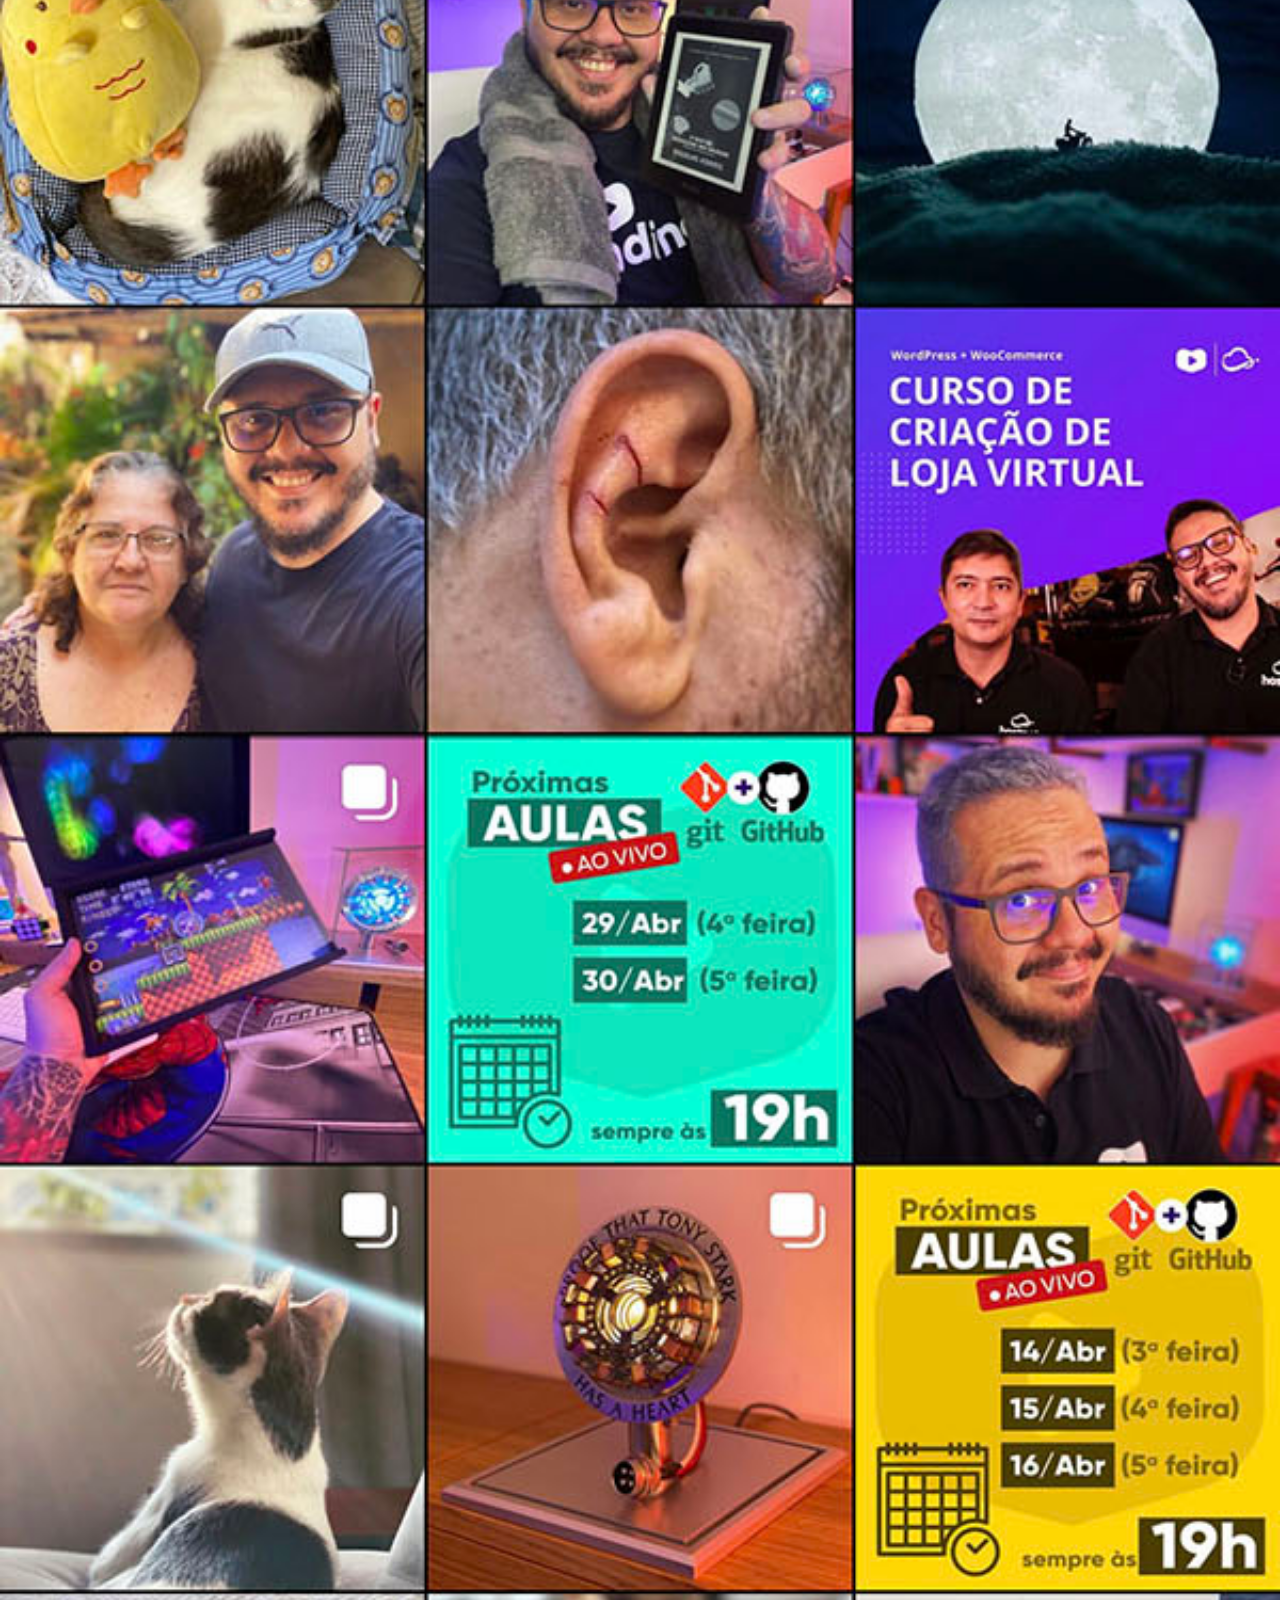
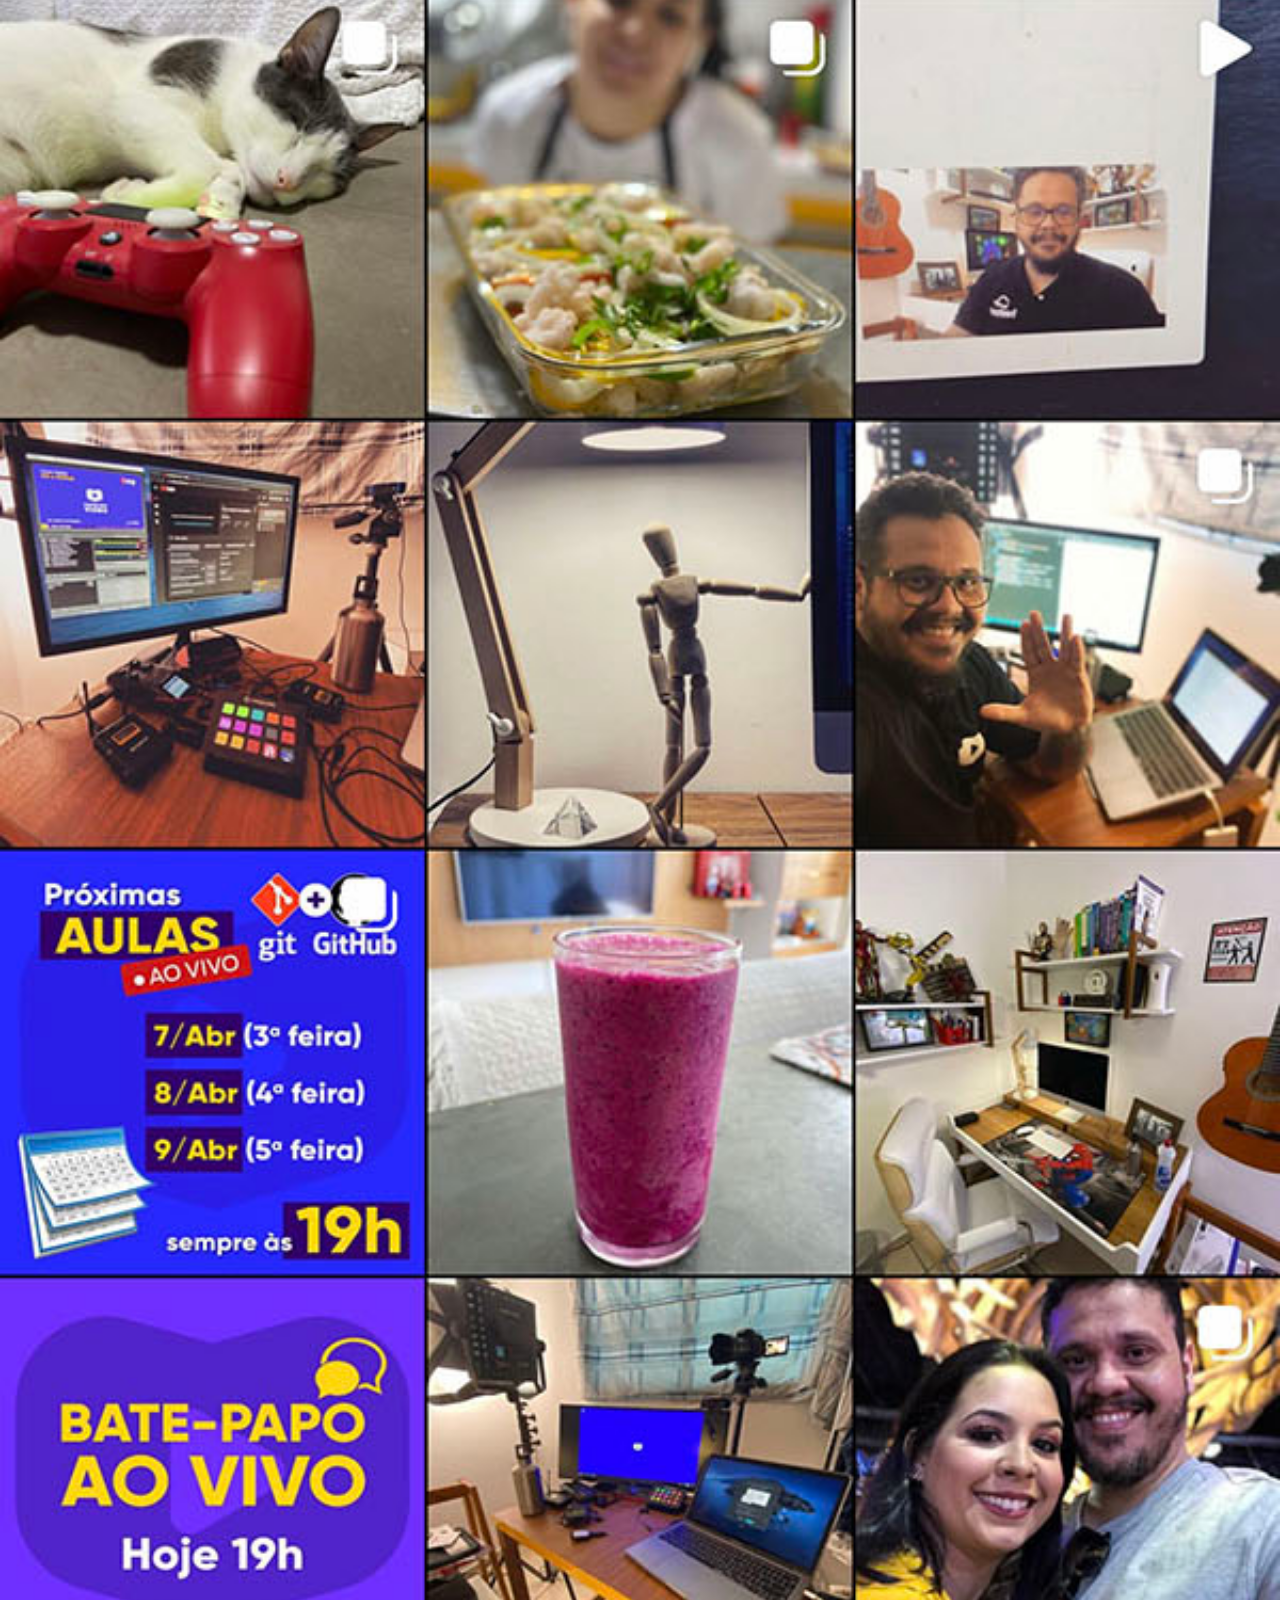
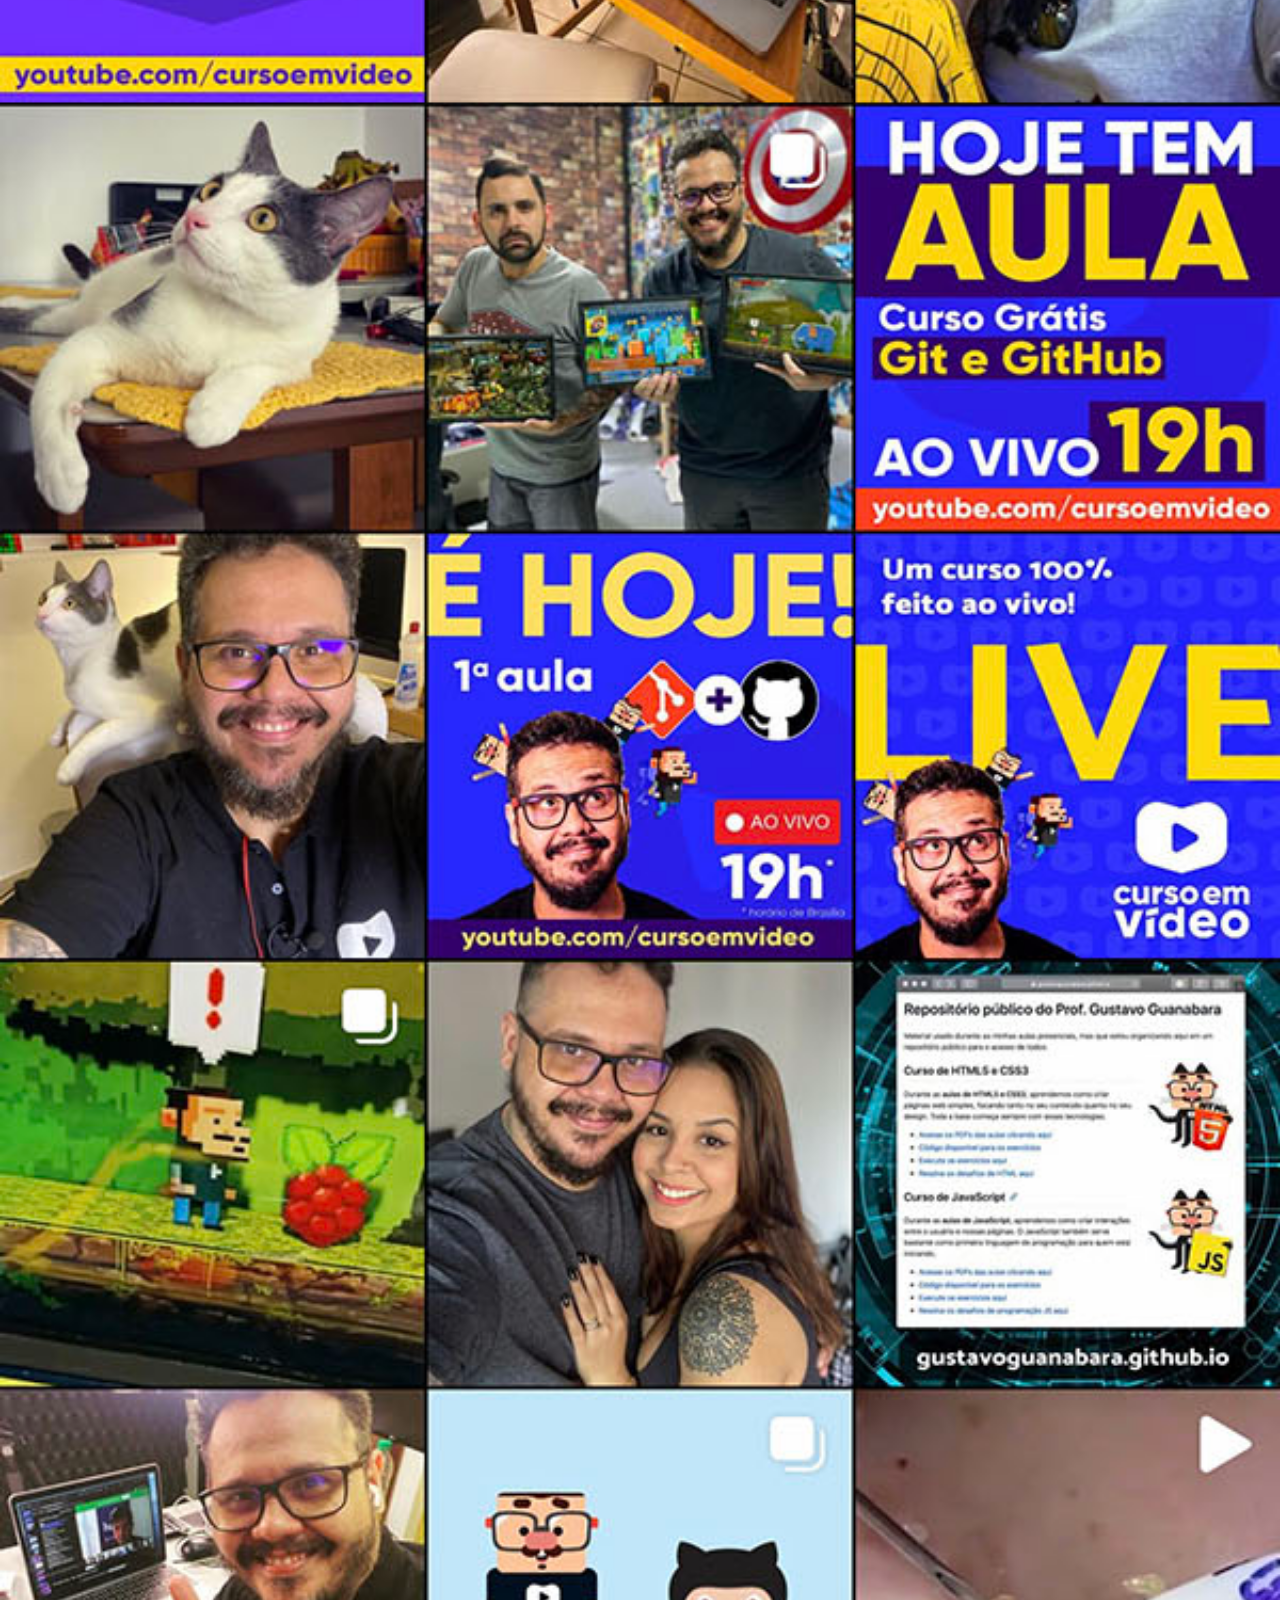
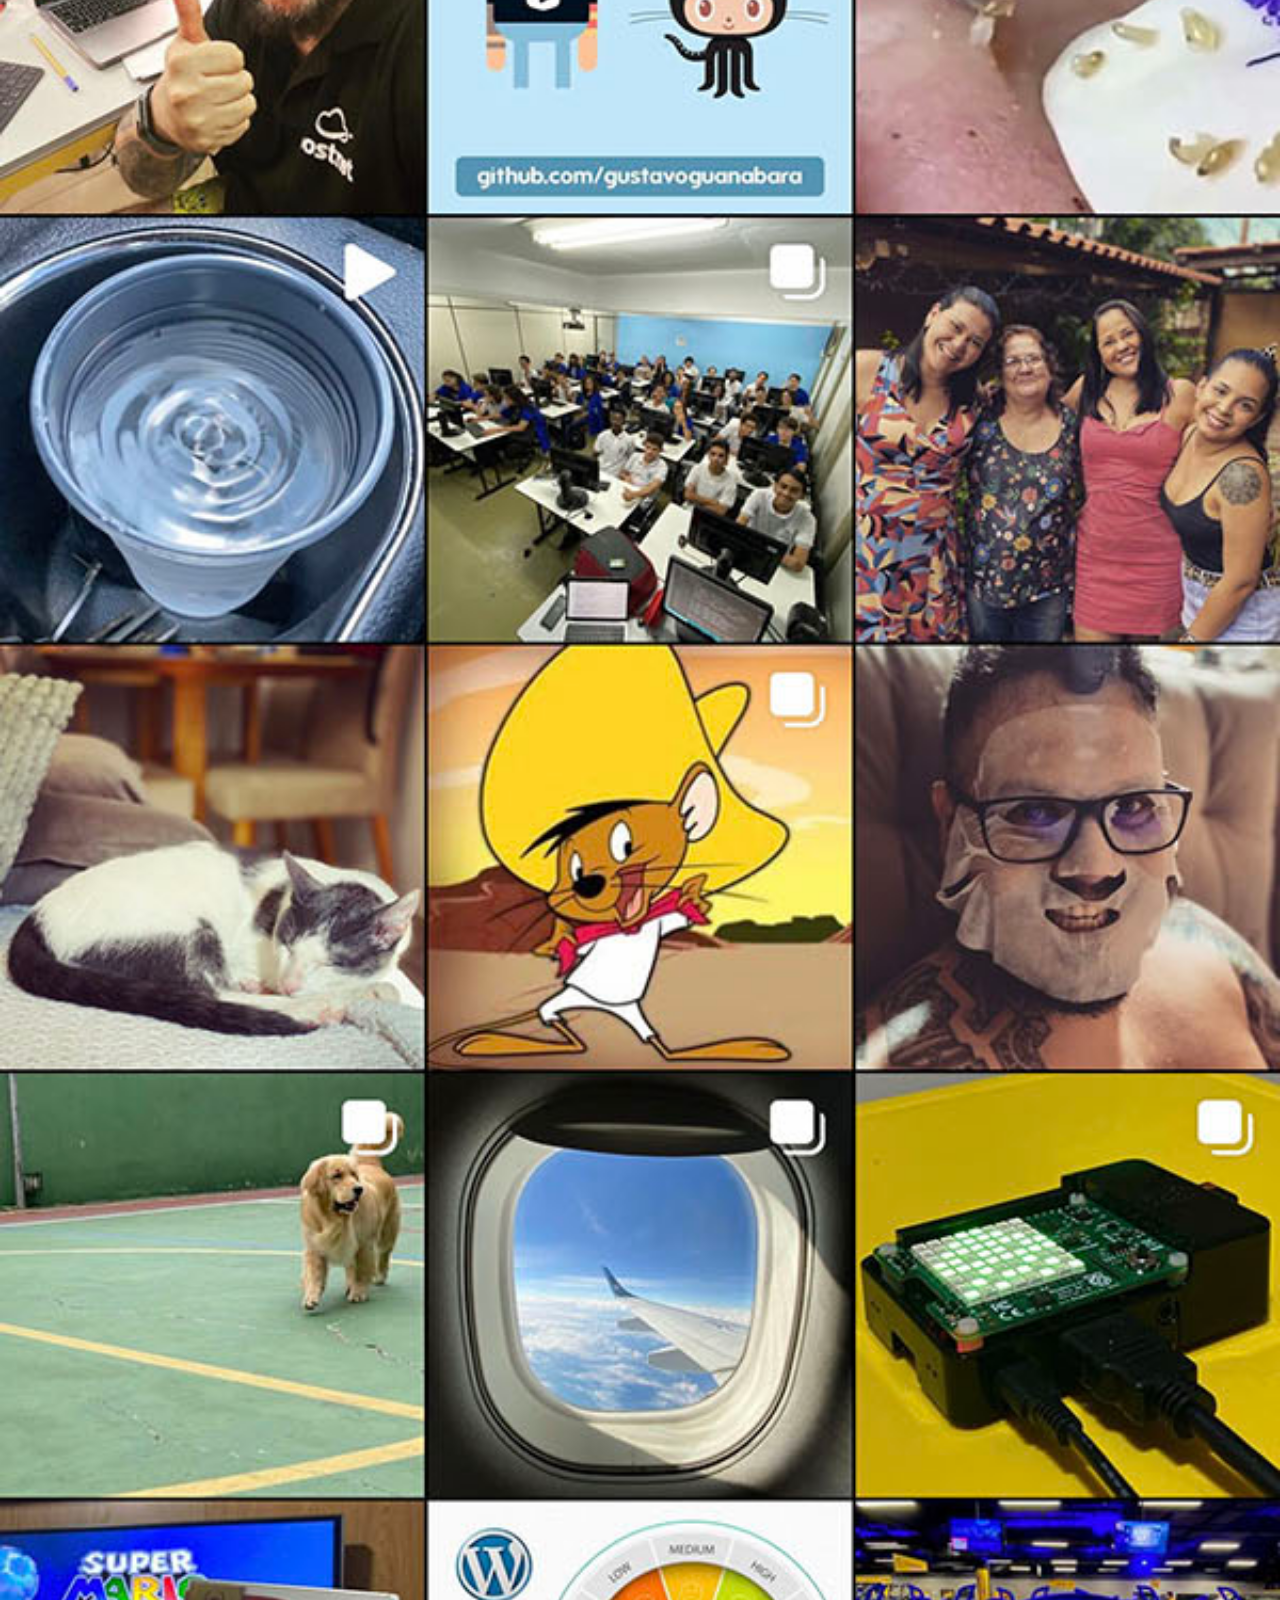
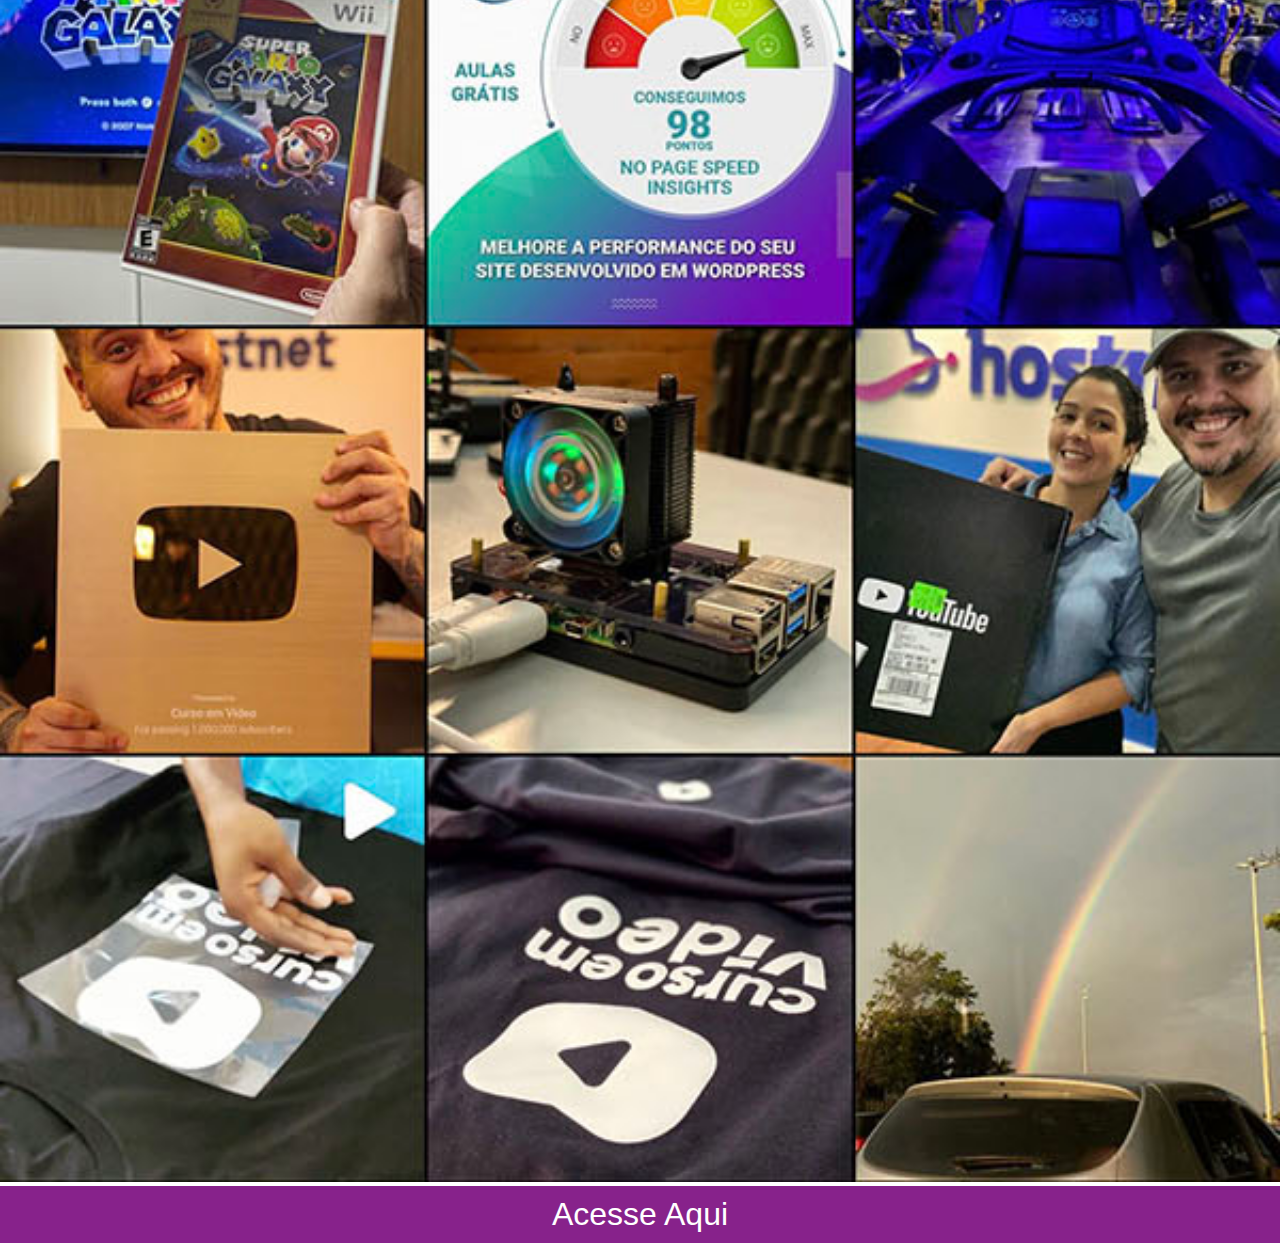
<file: Instgran.html>
<!DOCTYPE html>
<html lang="pt-br">
<head>
    <meta charset="UTF-8">
    <meta name="viewport" content="width=device-width, initial-scale=1.0">
    <title>Iframe Instagran</title>
    <link rel="stylesheet" href="estilos/global.css">
    <style>
        a{
            background-color: rgb(135, 34, 139);
            color: white;
        }
        a:hover{
            background-color: rgb(209, 51, 214);
            text-decoration: underline;
        }
    </style>
</head>
<body>
    <img src="imagens/tela-instagram.jpg" alt="Instagran"> 
    <a href="https://www.instagram.com/gustavoguanabara/?hl=pt" target="_blank"> Acesse Aqui</a>
    
</body>
</html>
</file>
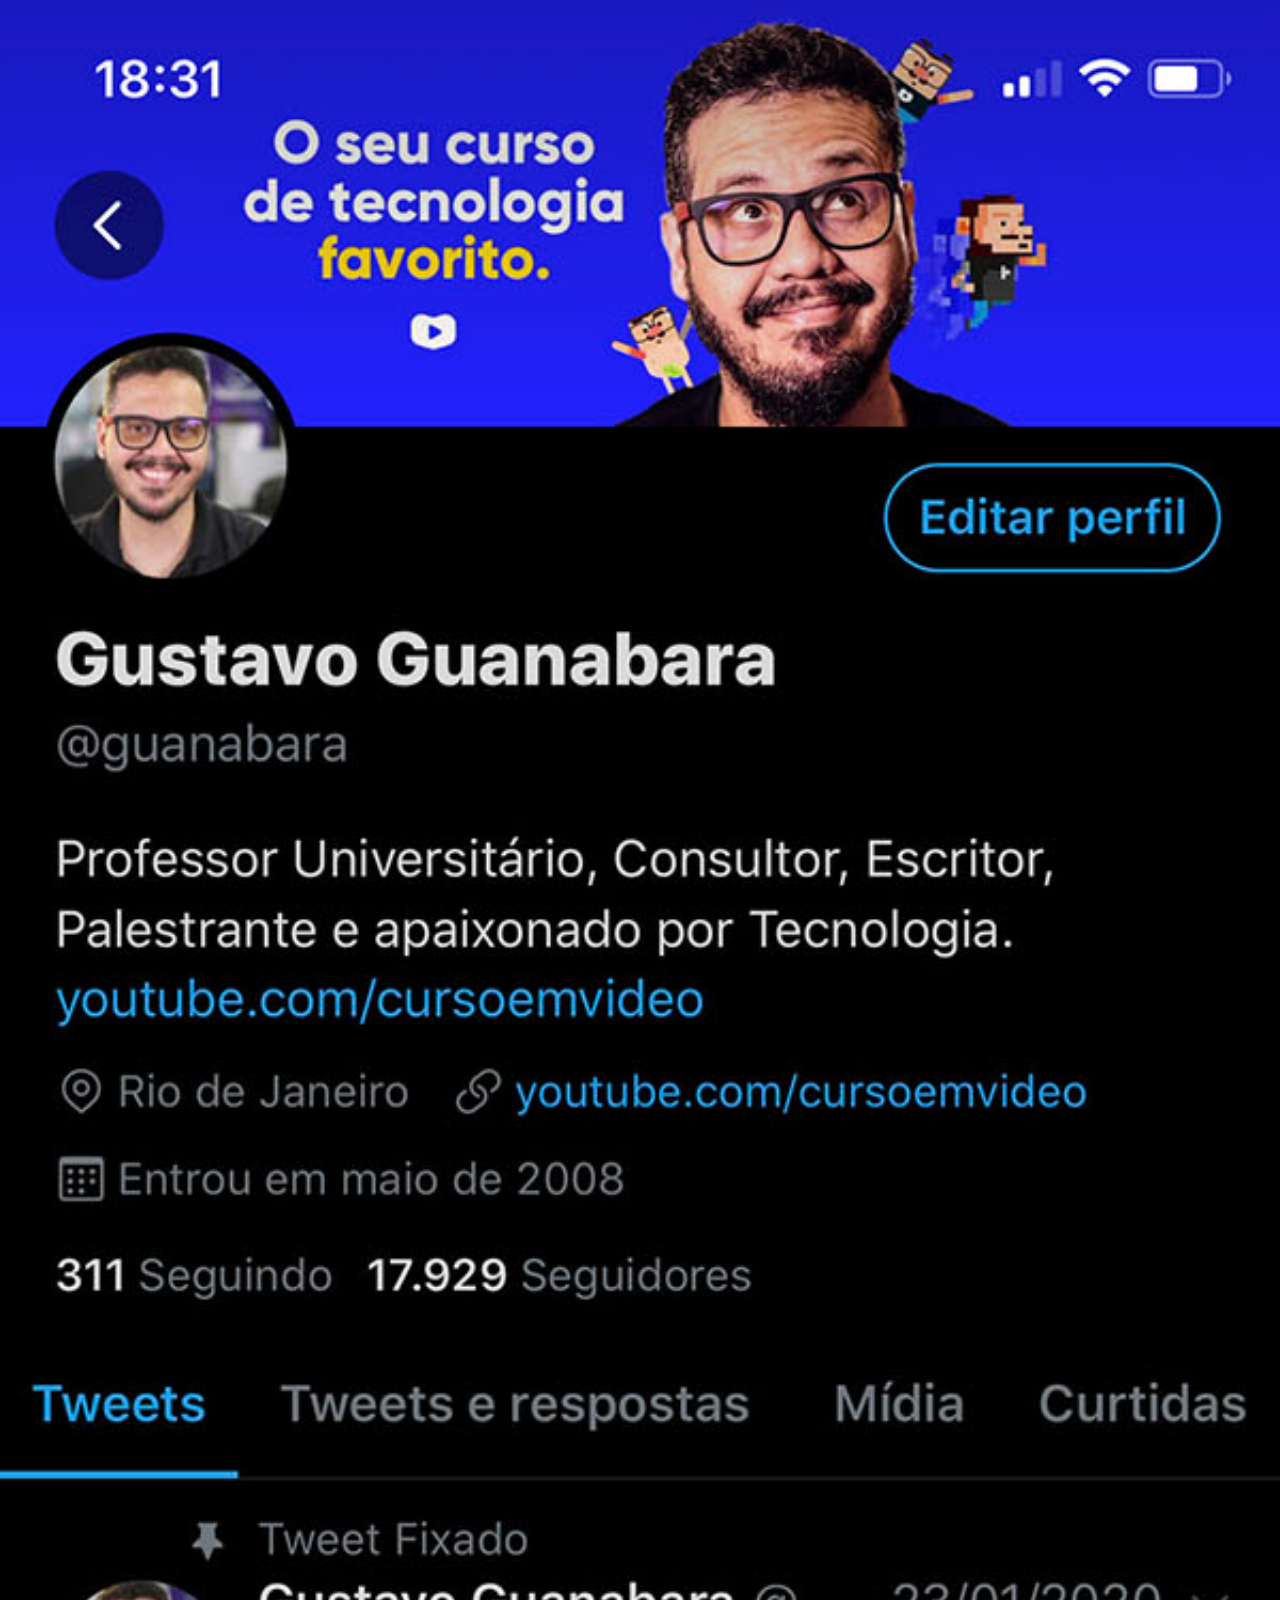
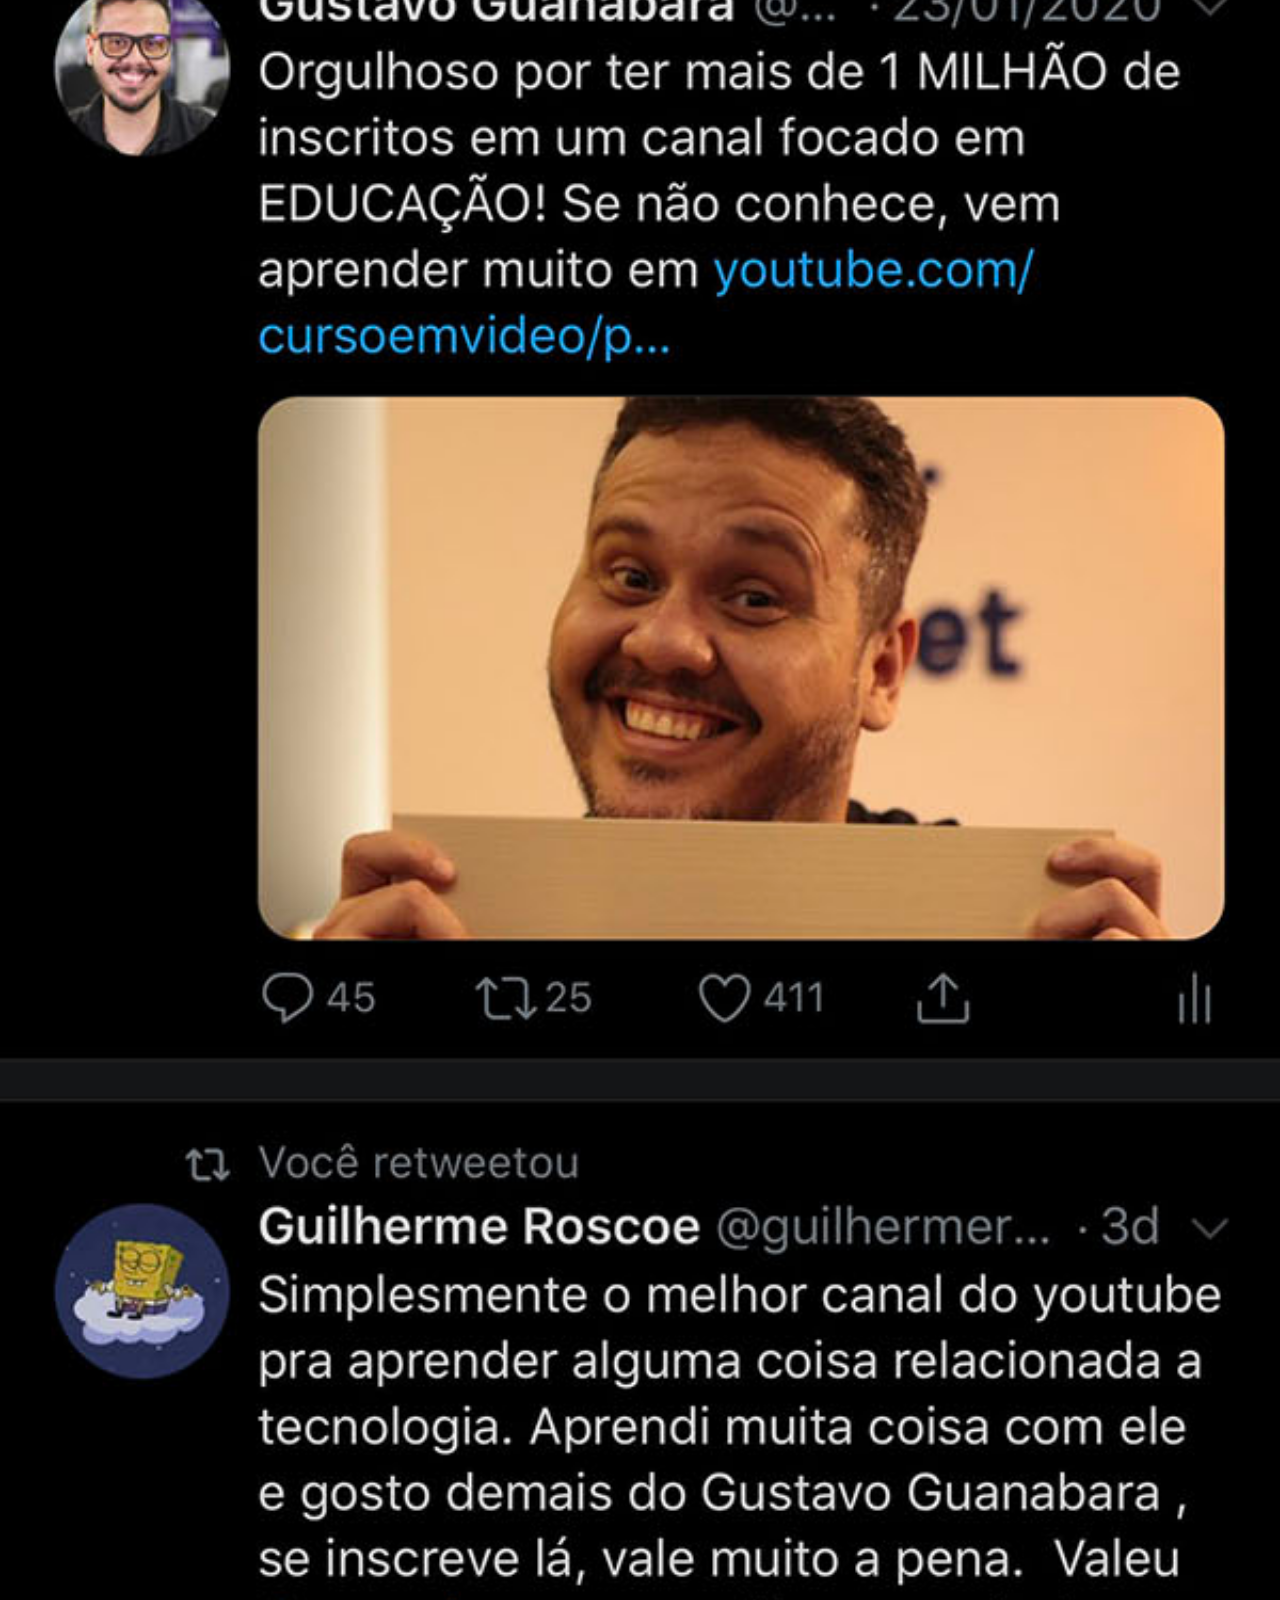
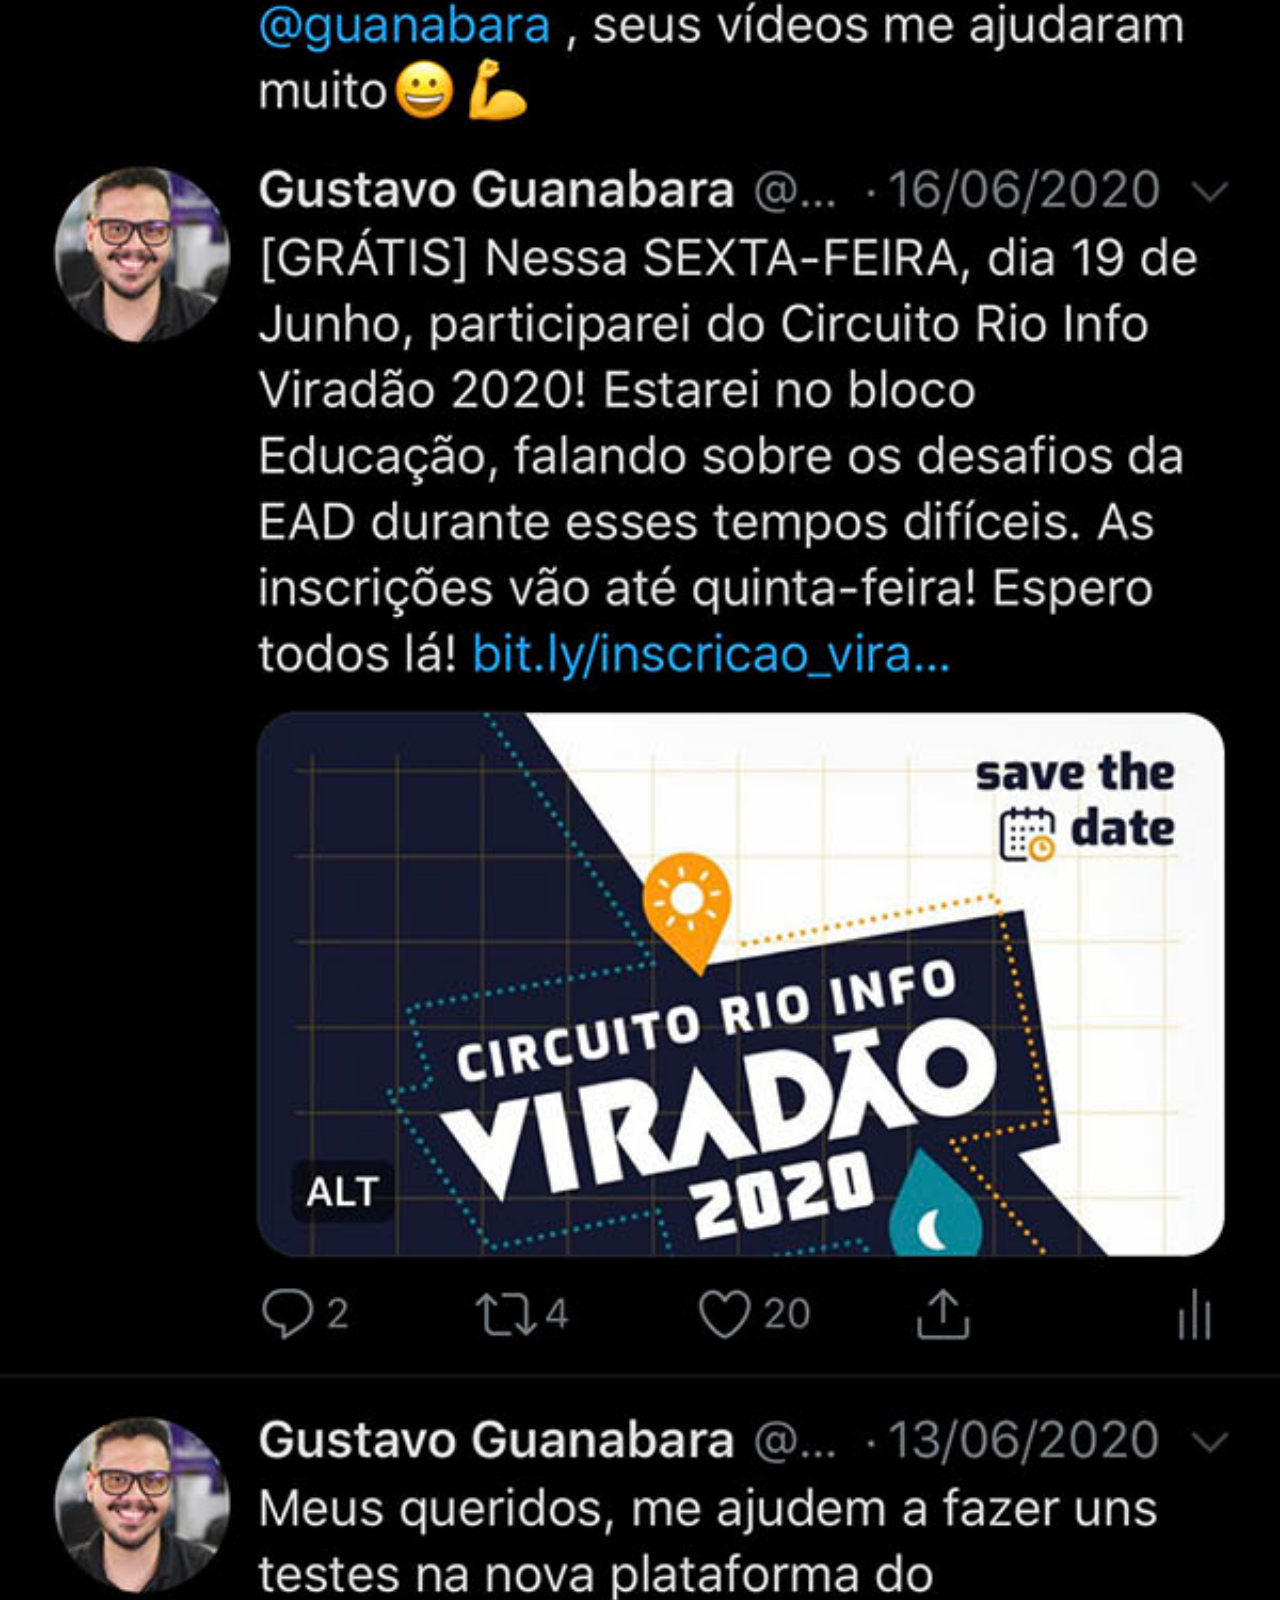
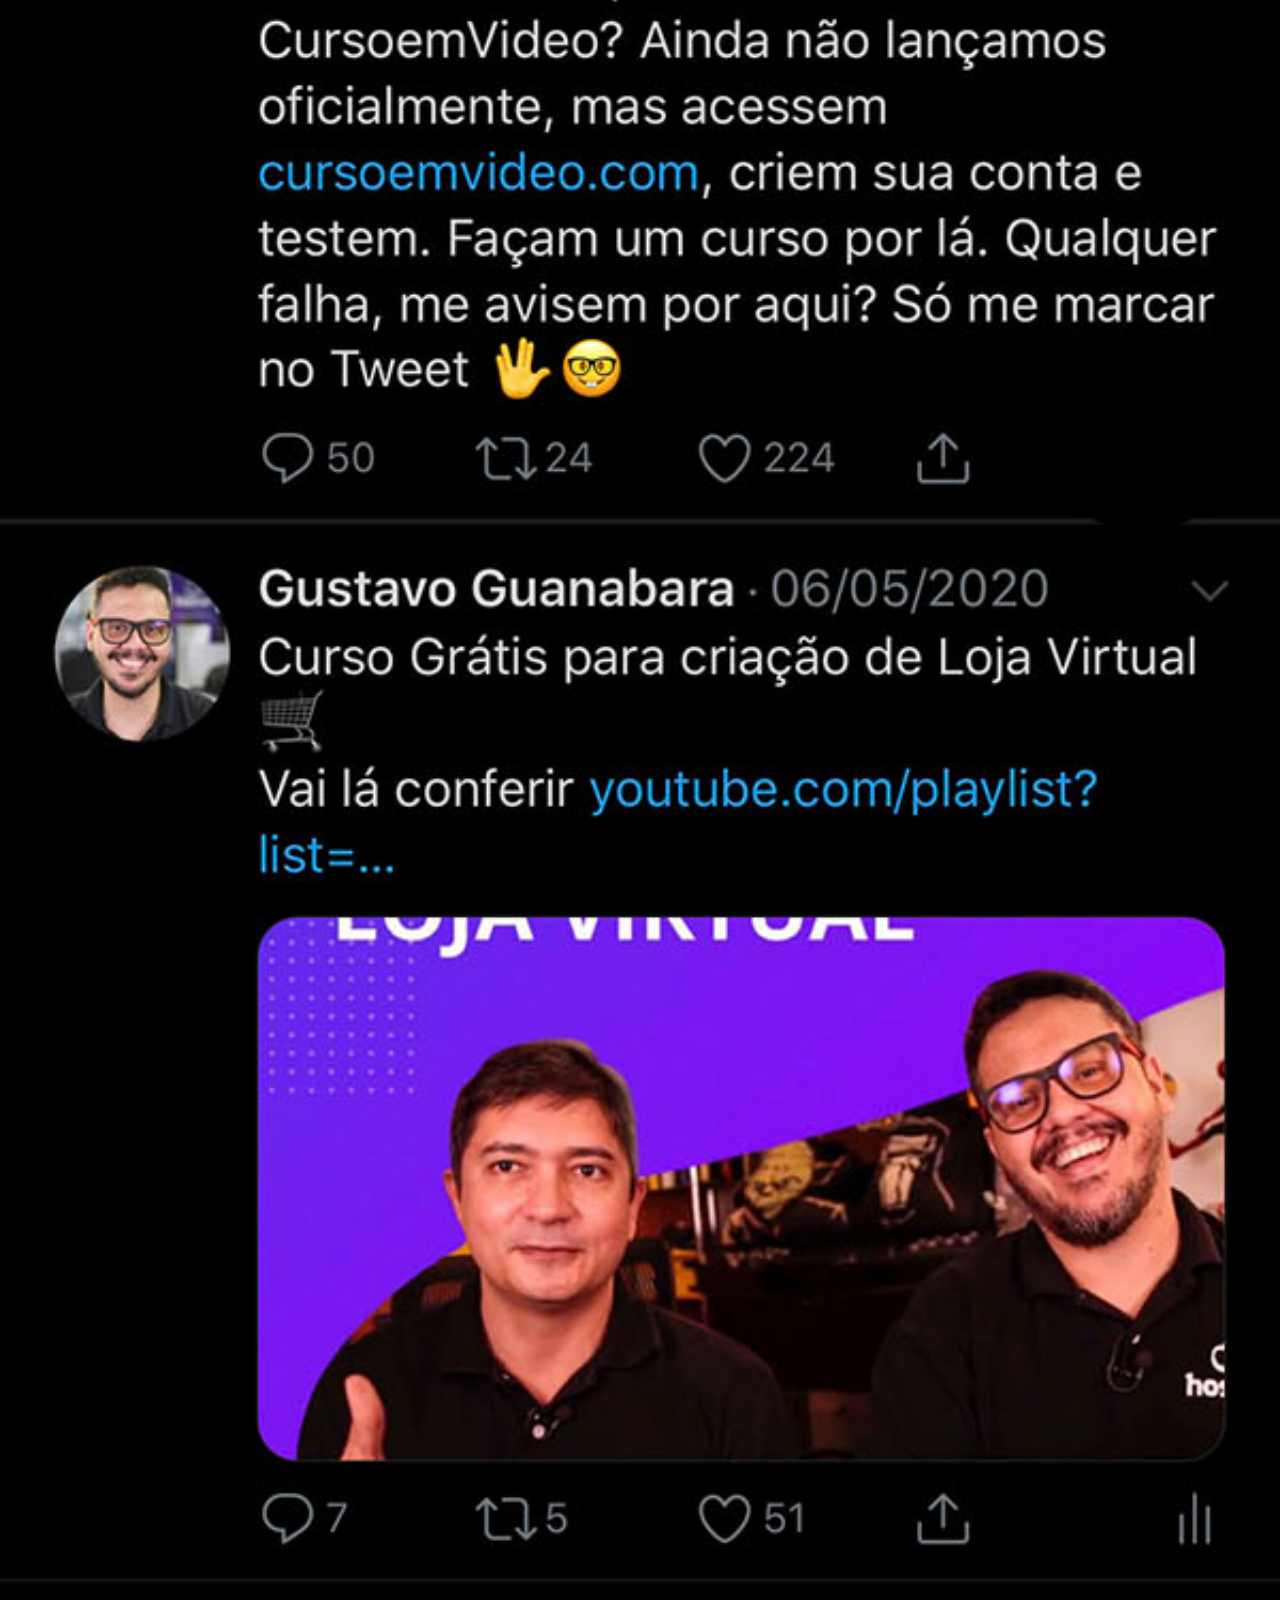
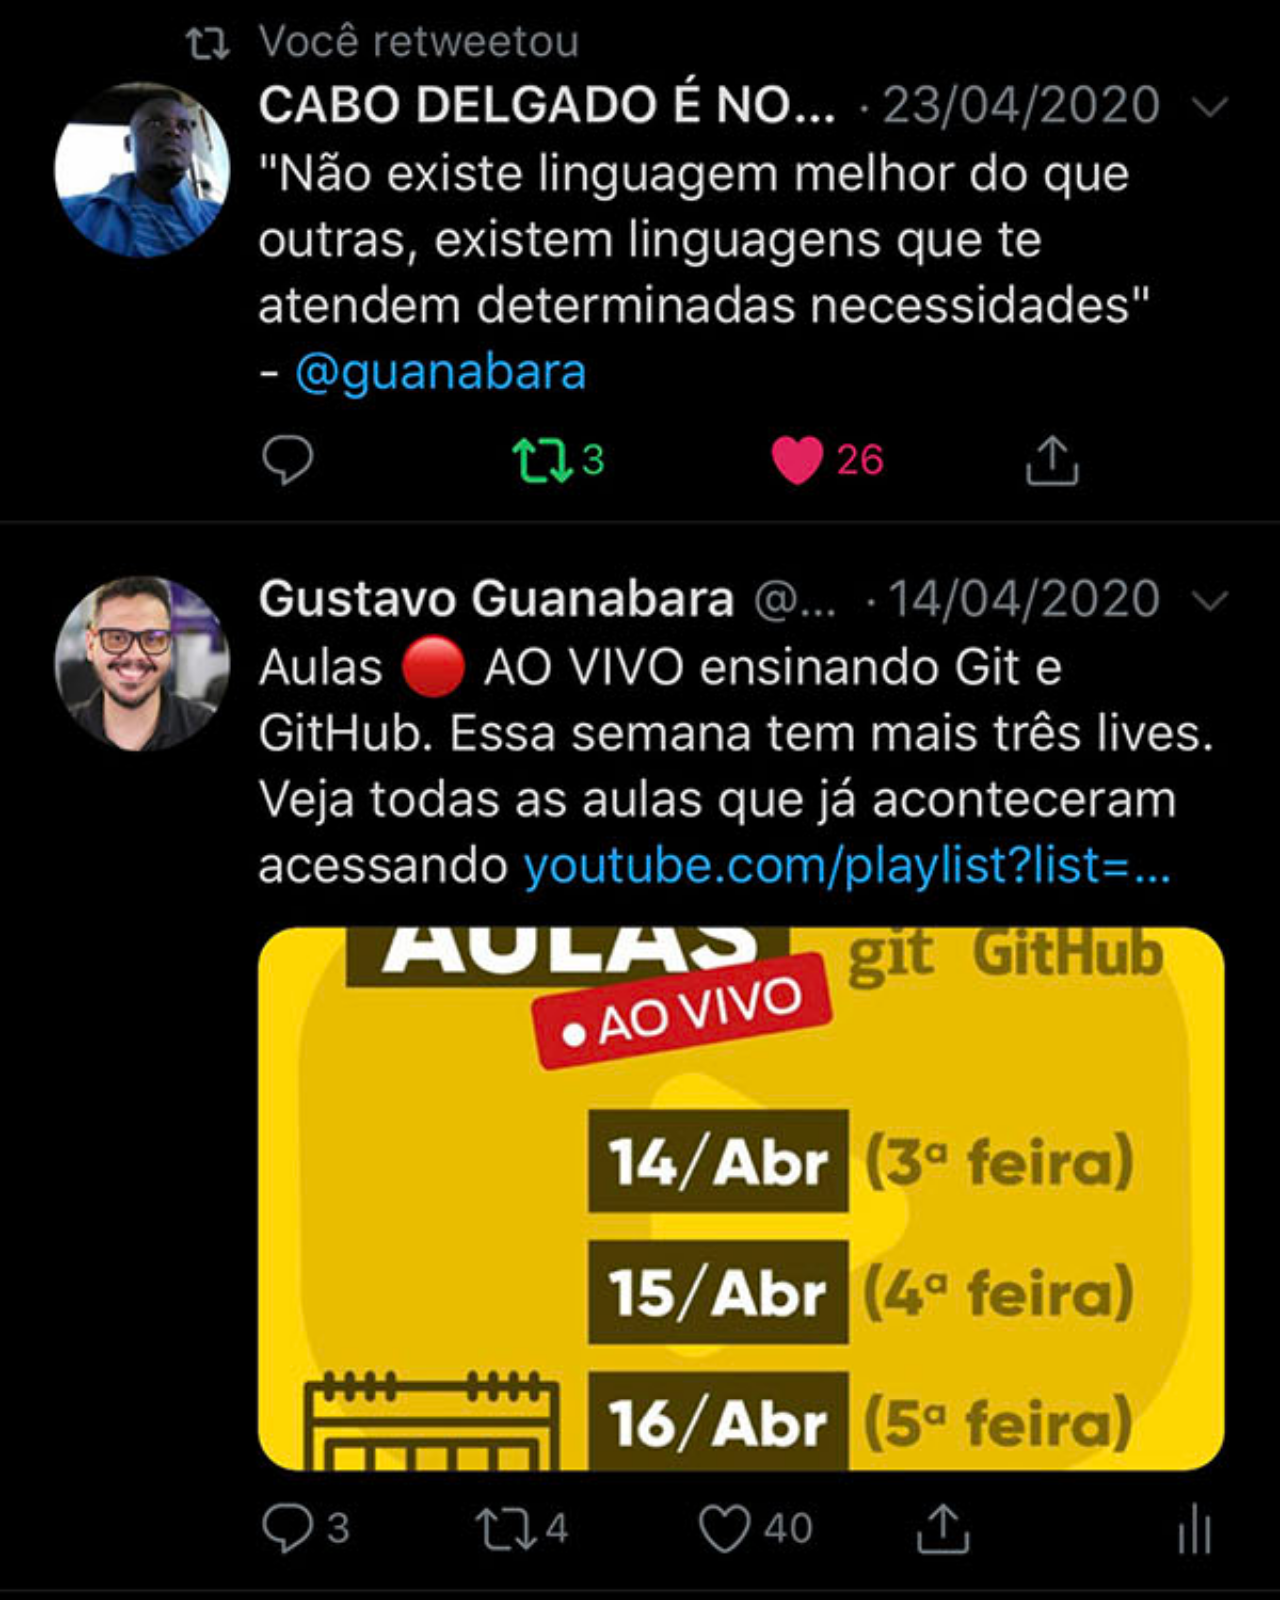
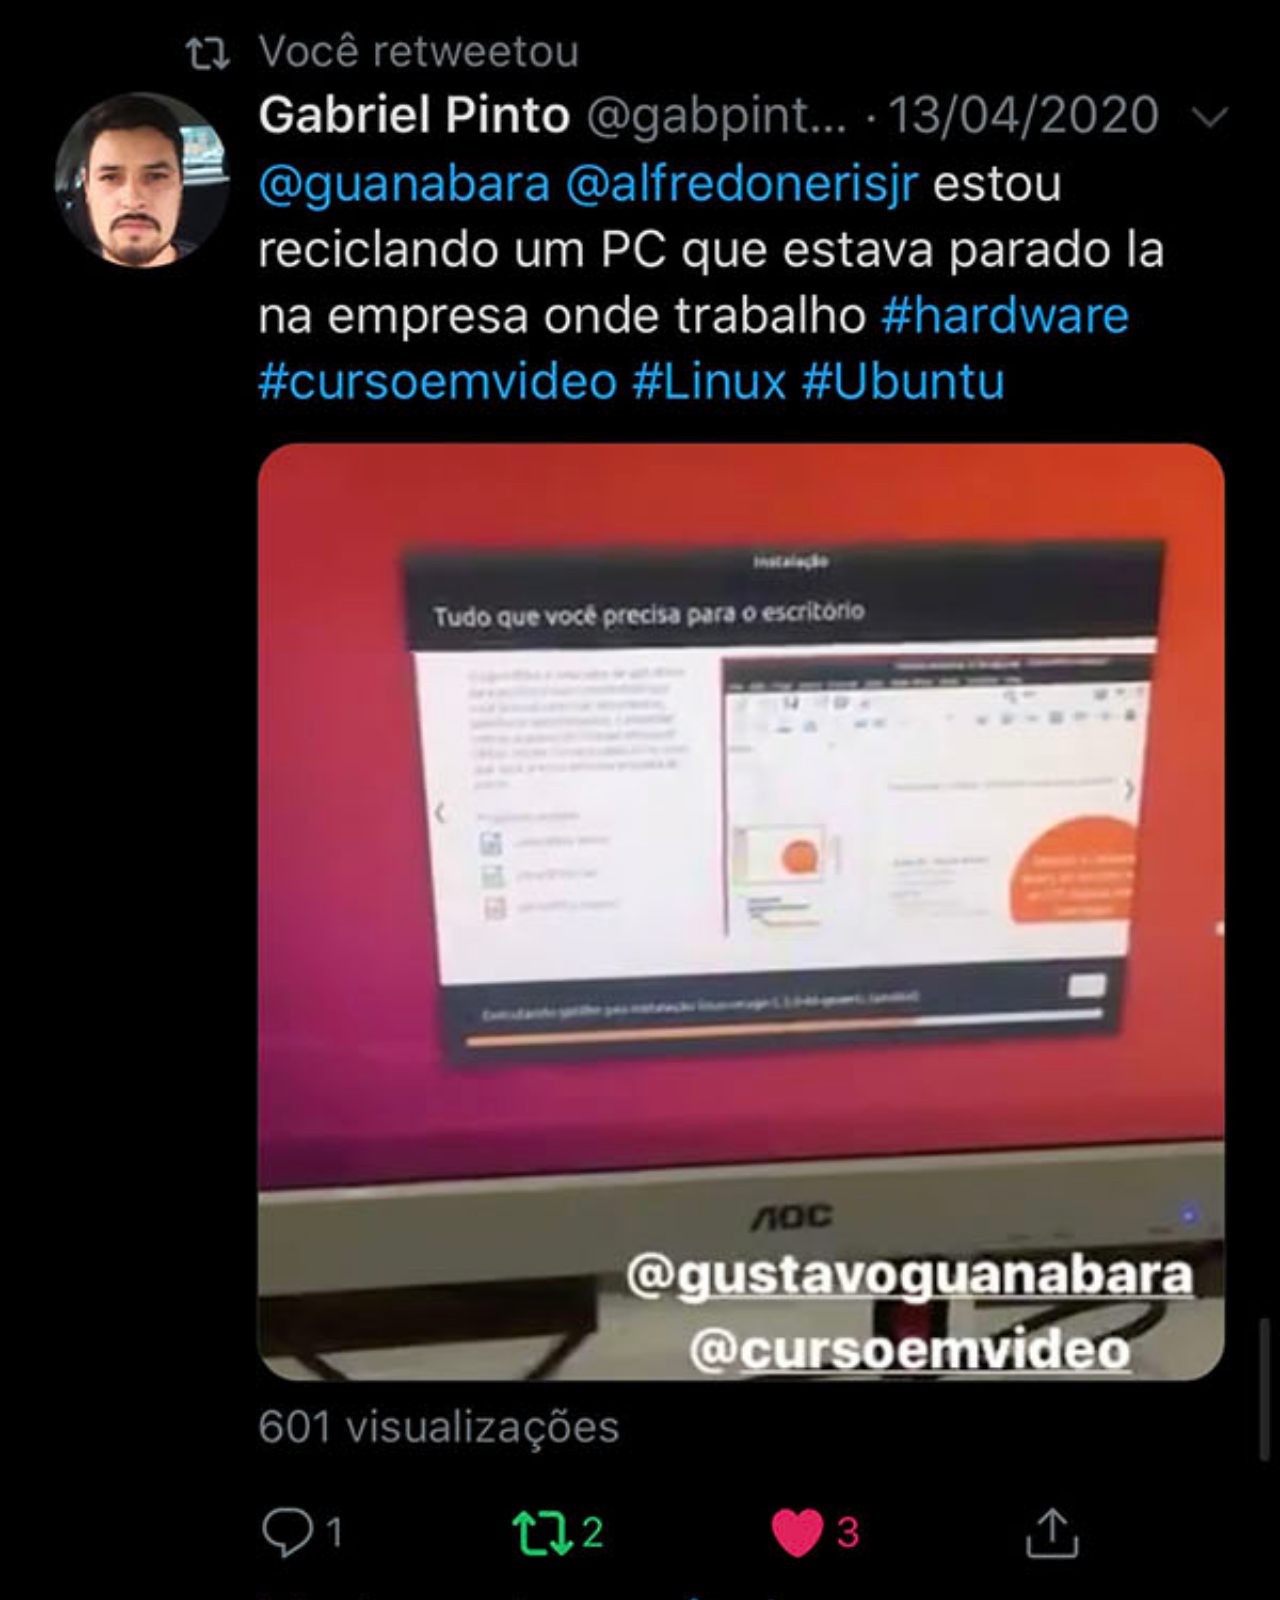
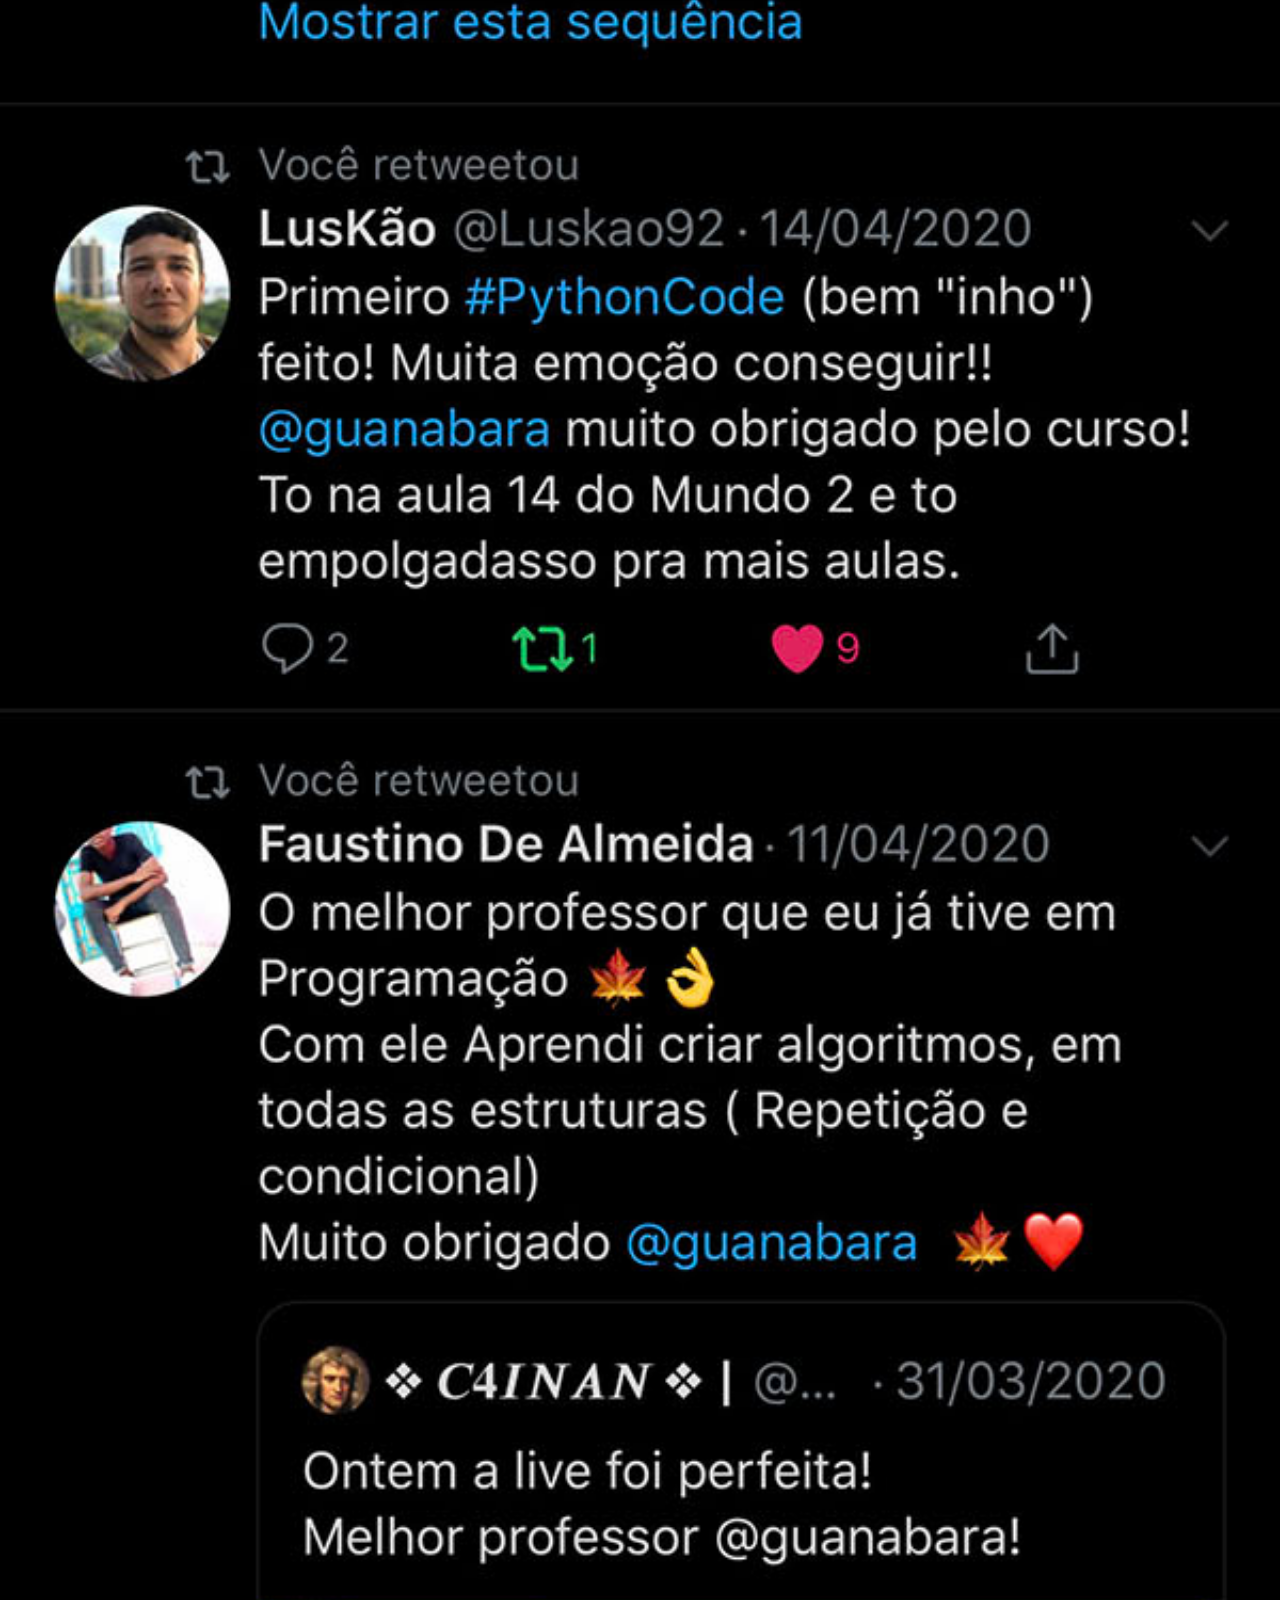
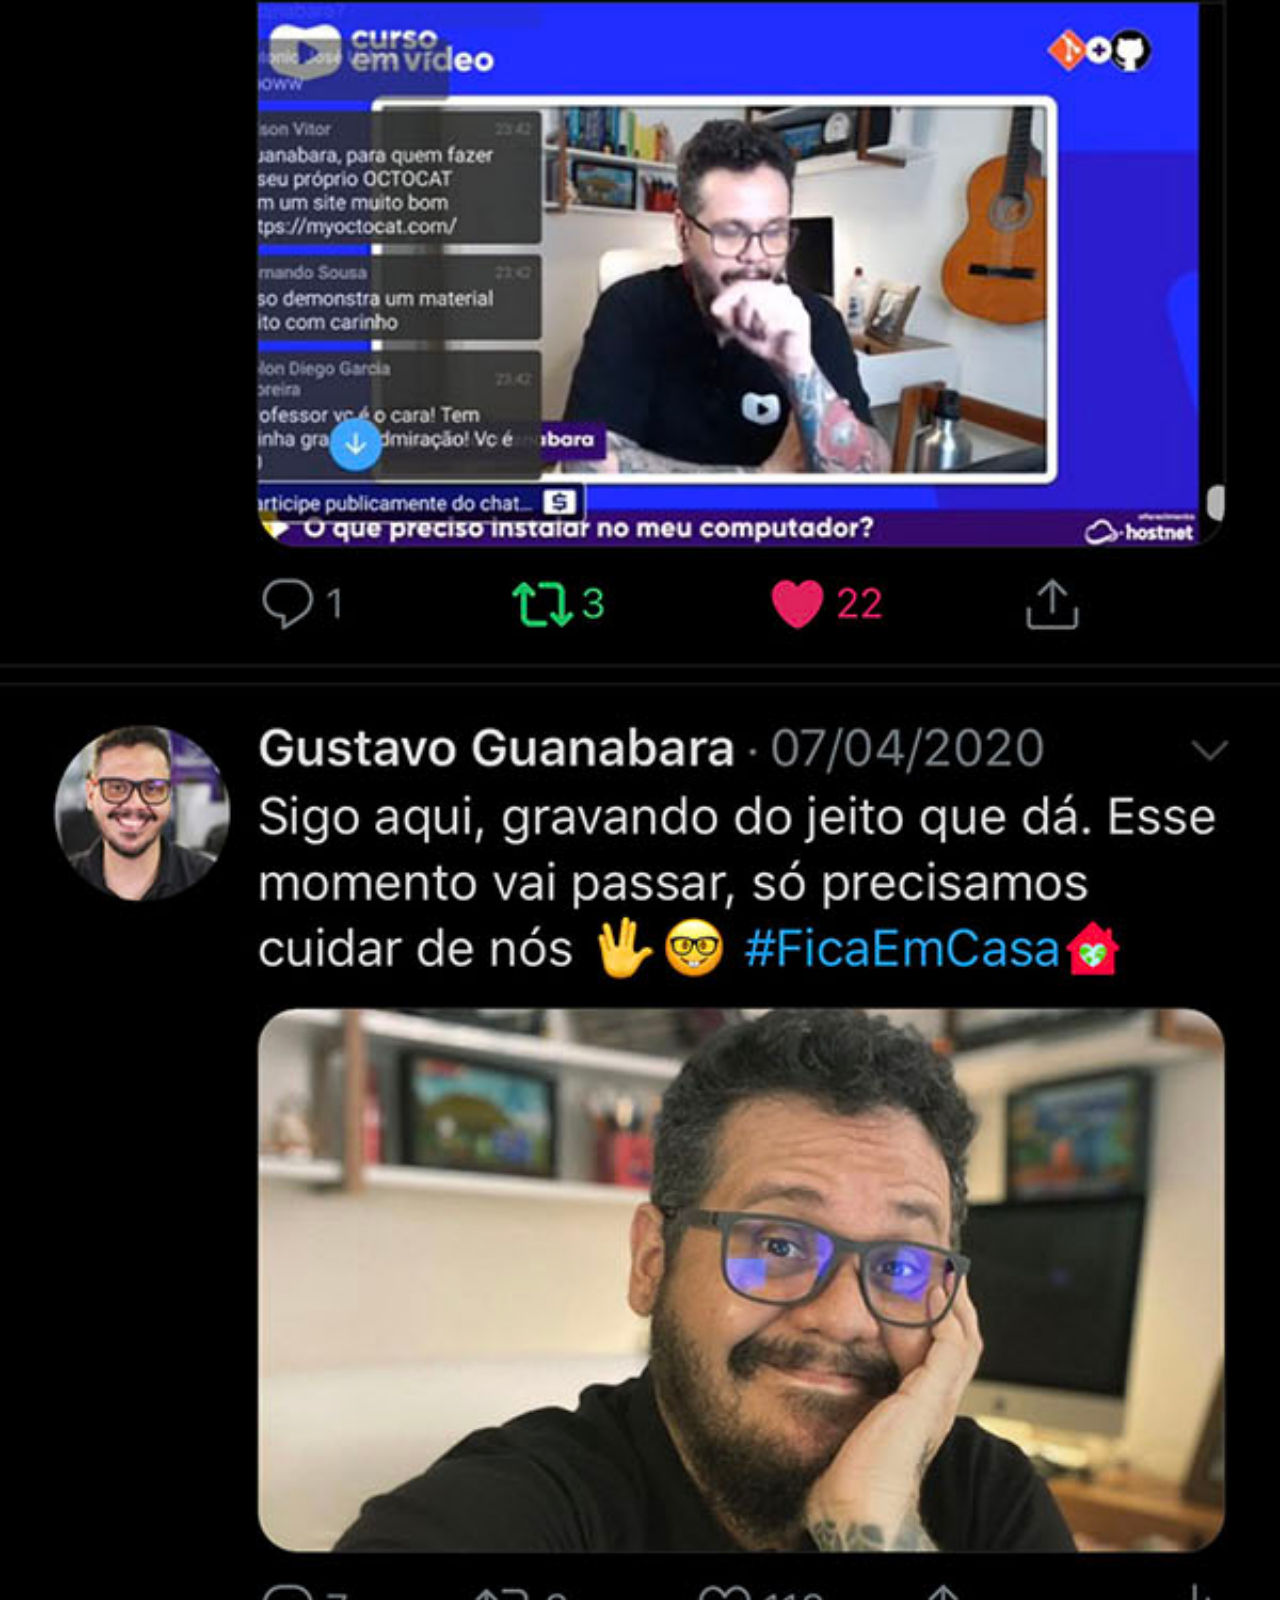
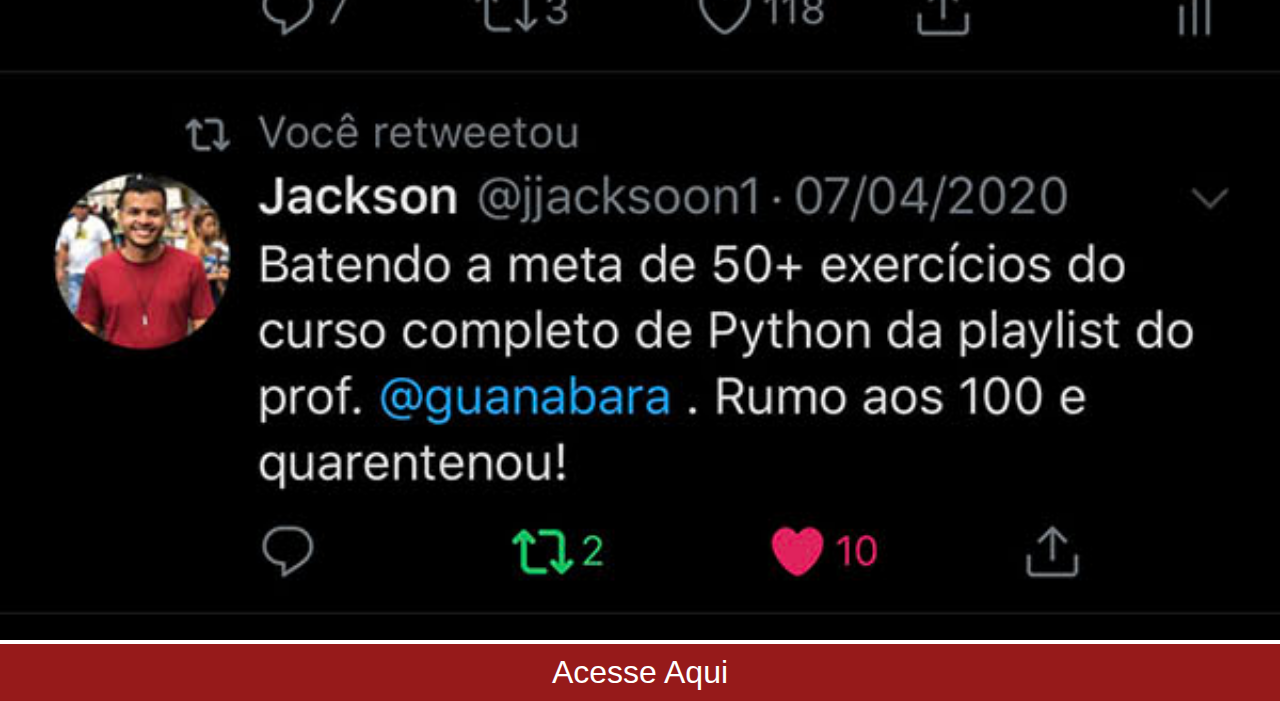
<file: twiter.html>
<!DOCTYPE html>
<html lang="pt-br">
<head>
    <meta charset="UTF-8">
    <meta name="viewport" content="width=device-width, initial-scale=1.0">
    <title>Document</title>
    <link rel="stylesheet" href="estilos/global.css">
    <style>
        a{
            background-color: rgb(150, 26, 26);
            color: white;
        }
        a:hover{
            background-color: rgb(255, 3, 3);
        }
    </style>
</head>
<body>
    <img src="imagens/tela-twitter.jpg" alt="Twiter">
    <a href="https://twitter.com/guanabara?lang=pt" target="_blank">Acesse Aqui</a>
    
</body>
</html>
</file>
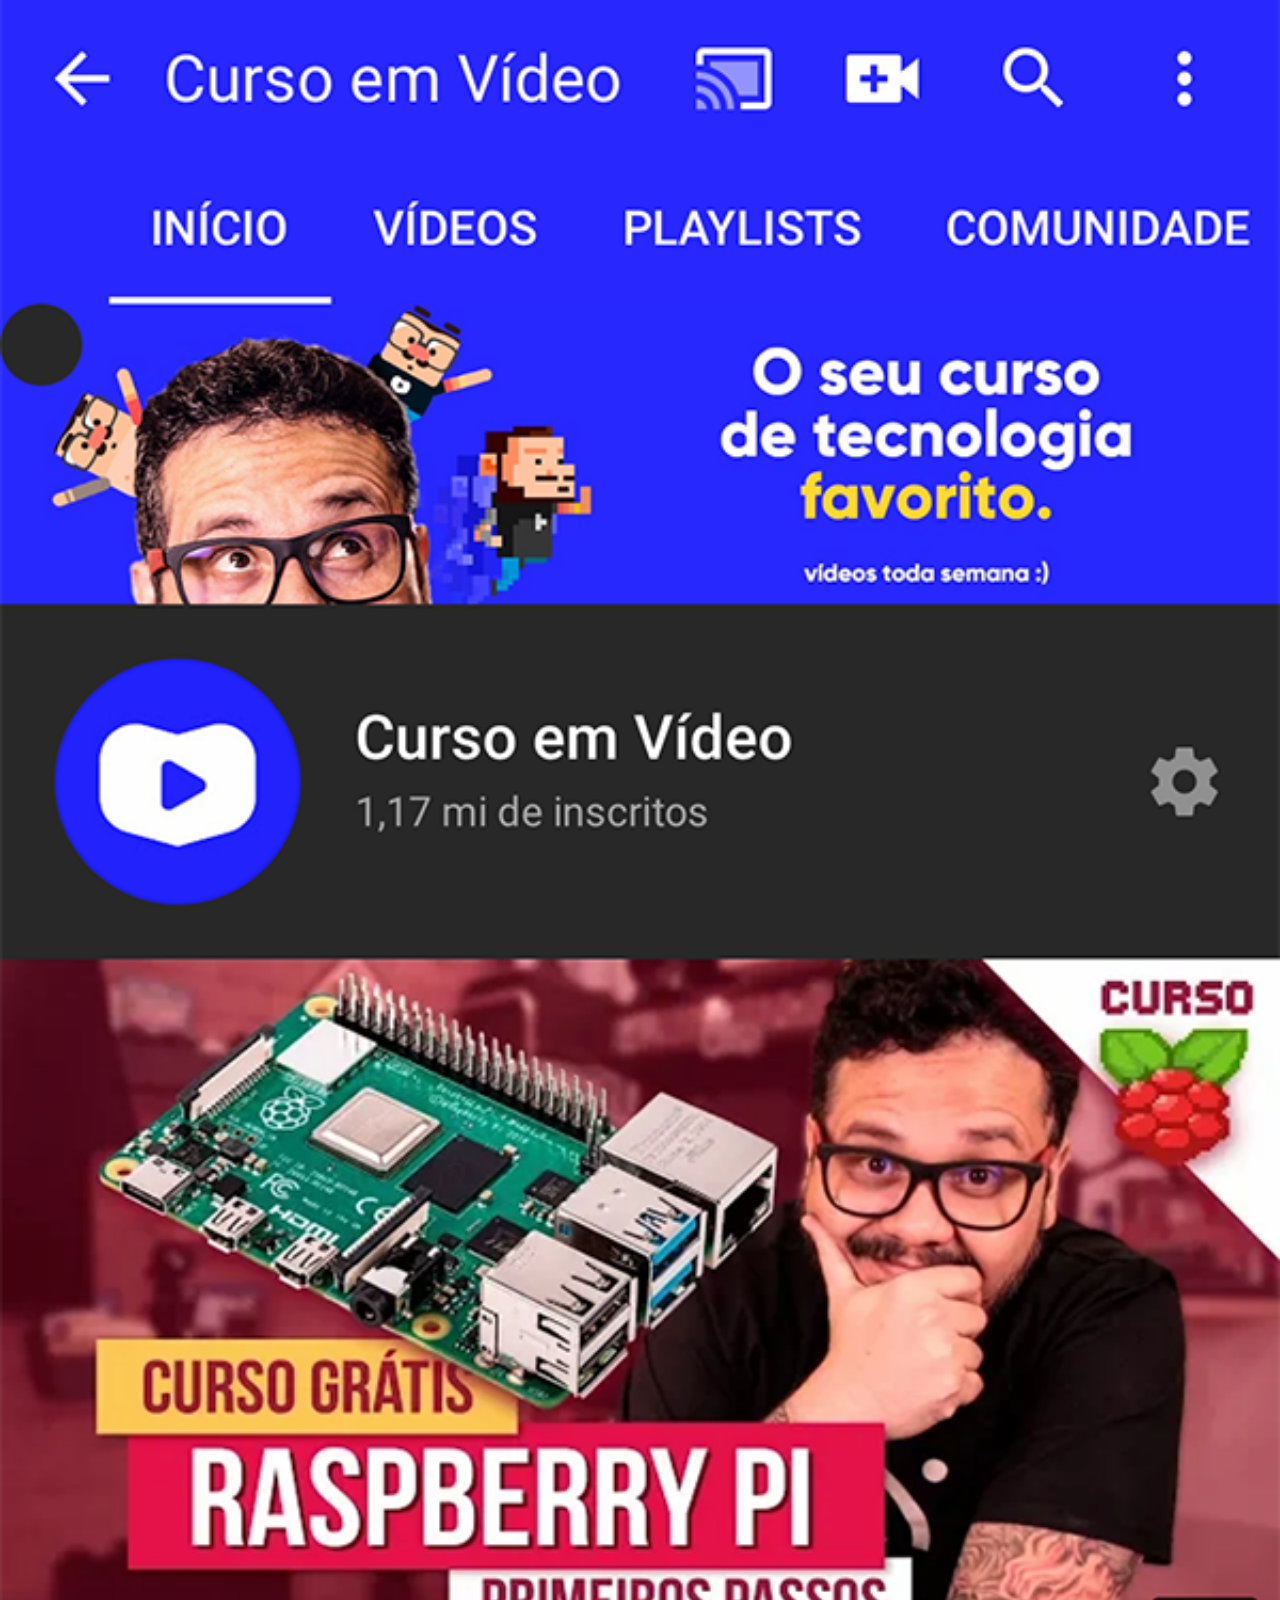
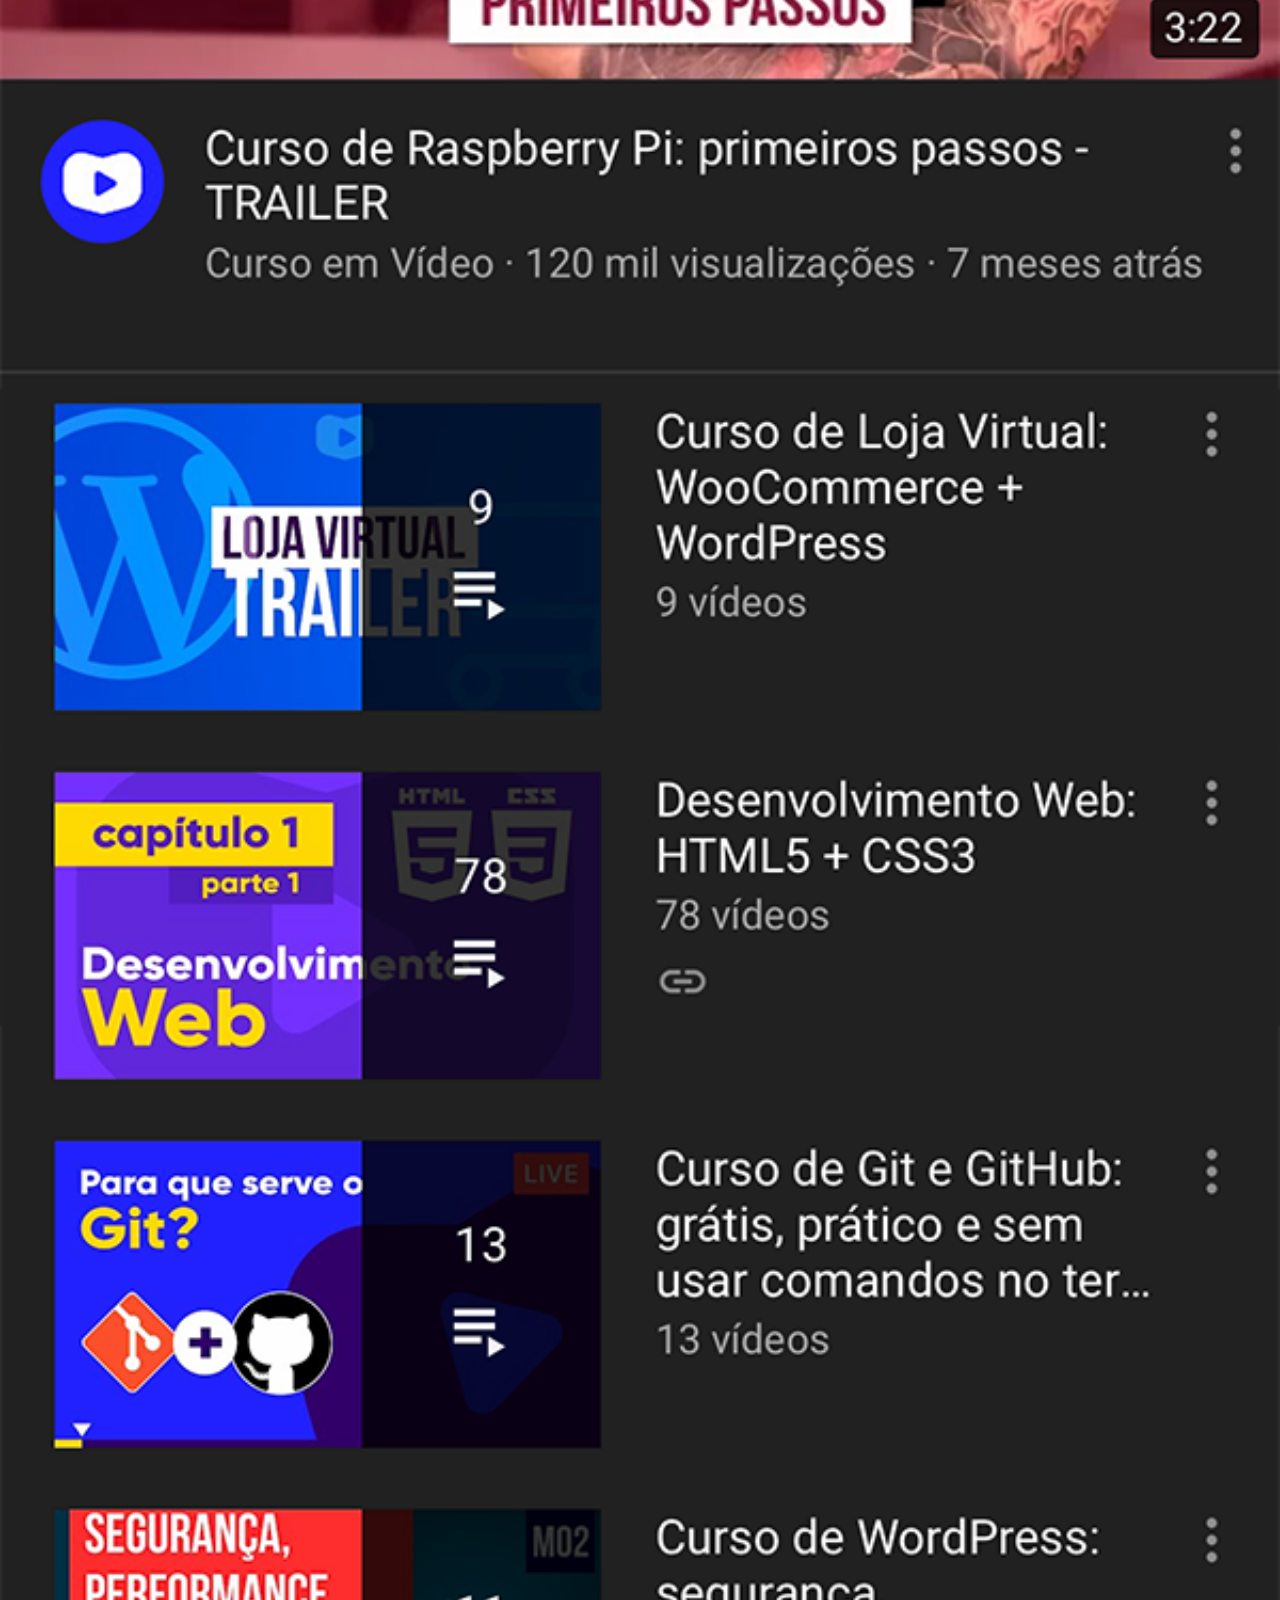
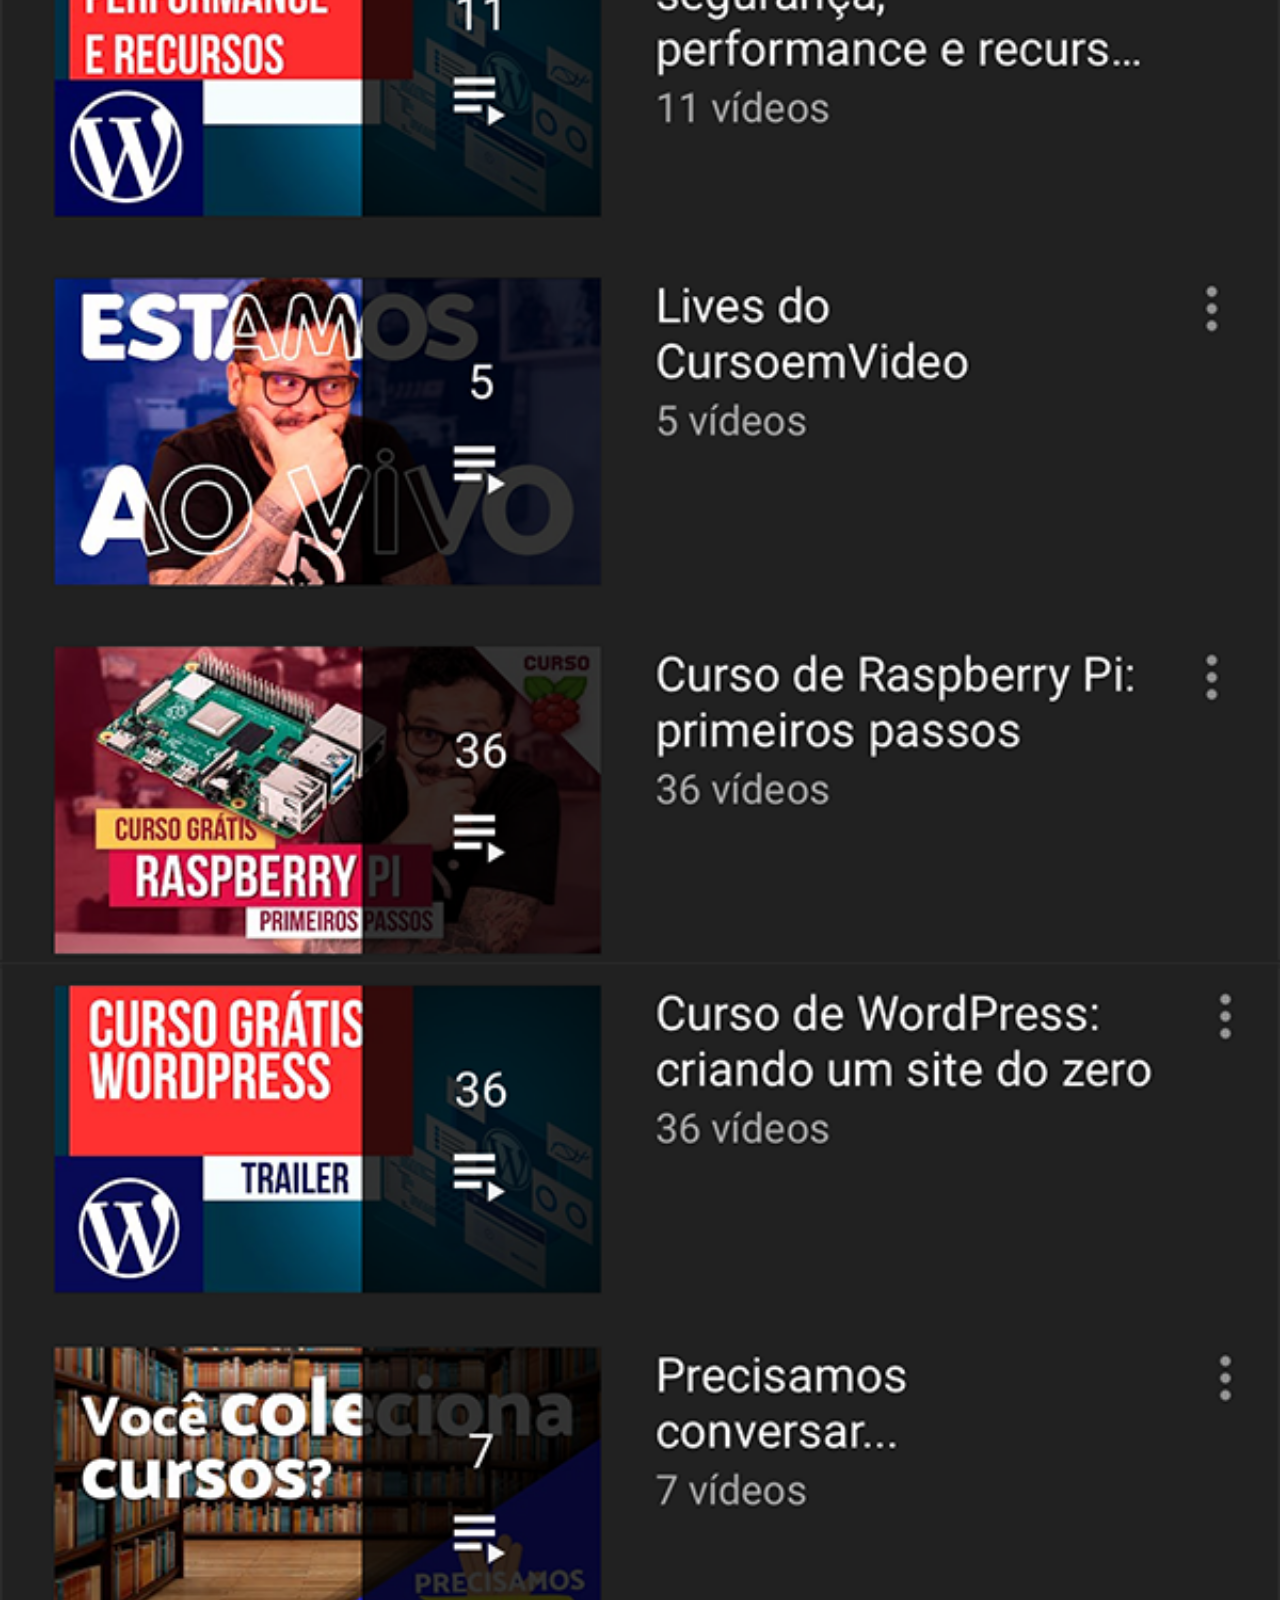
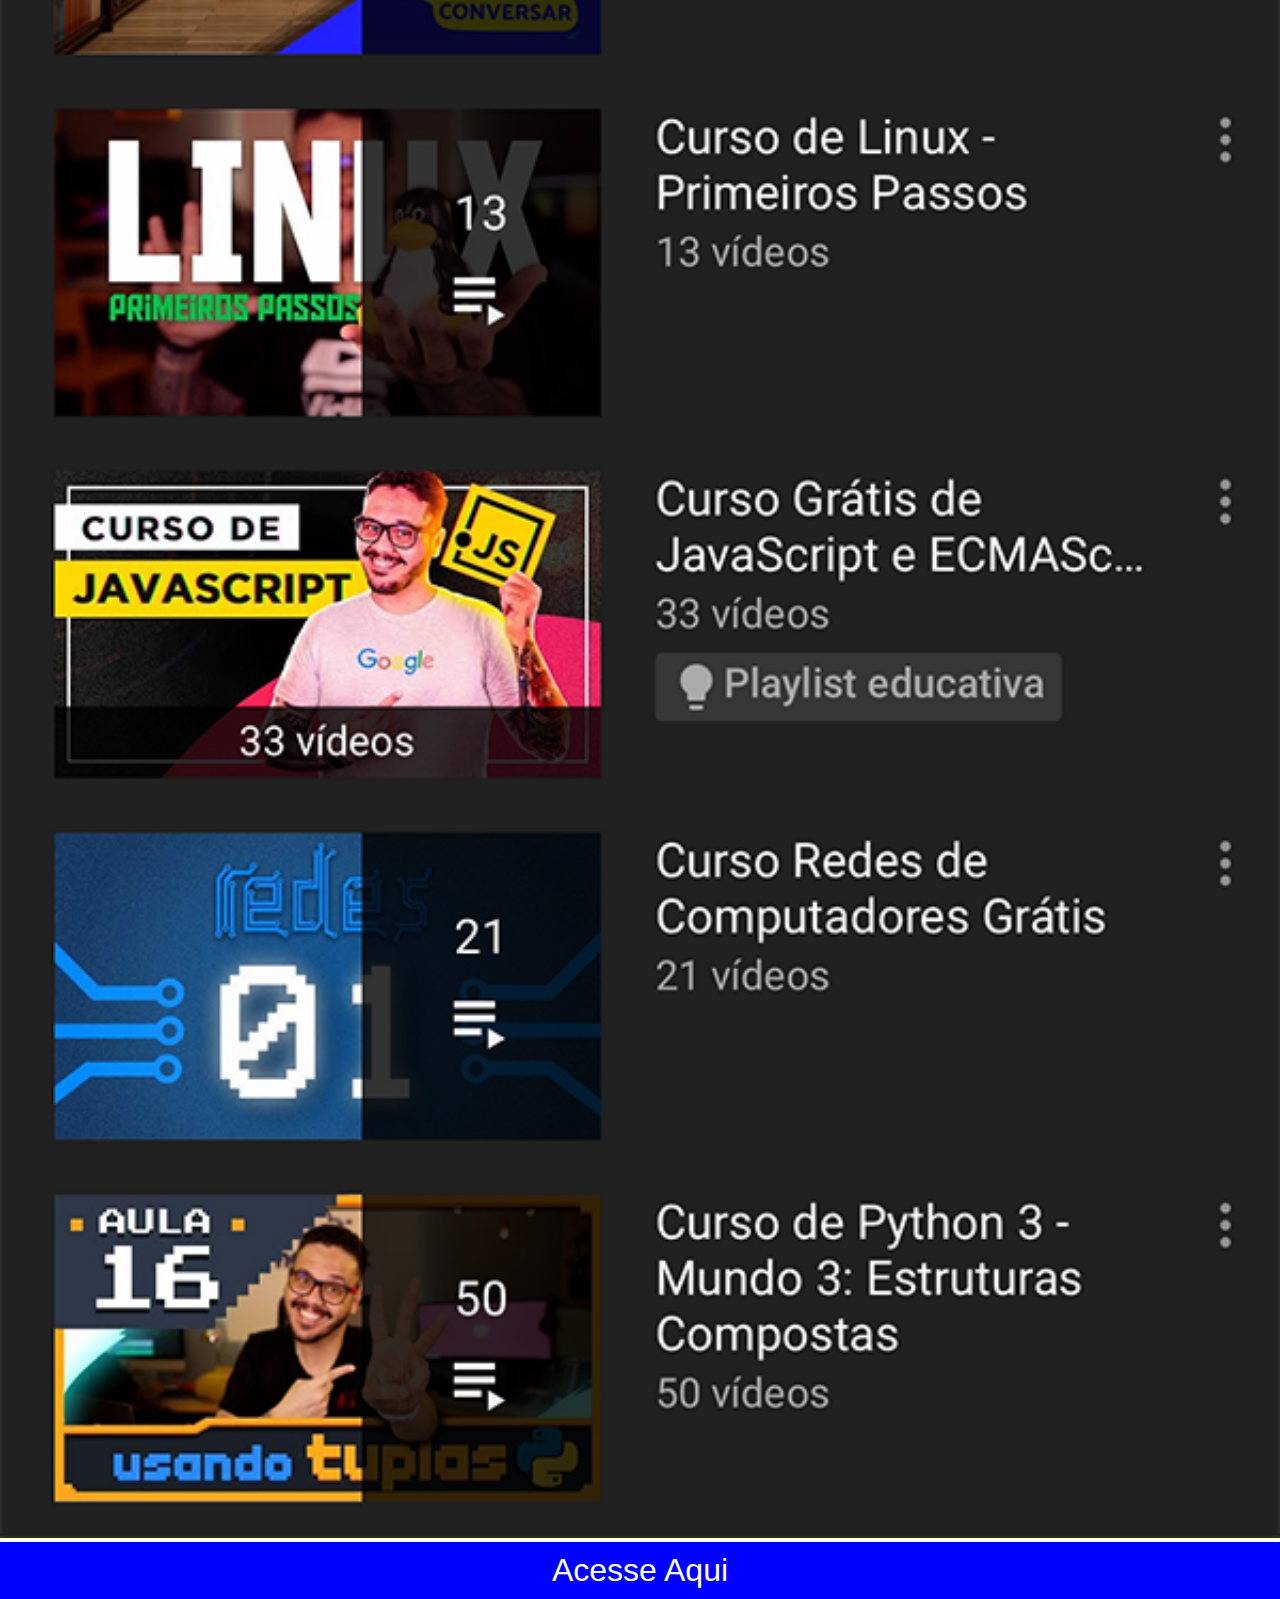
<file: Youtube.html>
<!DOCTYPE html>
<html lang="pt-br">
<head>
    <meta charset="UTF-8">
    <meta name="viewport" content="width=device-width, initial-scale=1.0">
    <title>Iframe Youtube</title>
    <style>
        *{
            padding: 0px;
            margin: 0px;
            font-family: Arial, Helvetica, sans-serif;
        }
        ::-webkit-scrollbar{
            width: 0px;
            height: 0px;
        }
        img{
            width: 100vw;
        }
        a{
            display: block;
            background-color: blue;
            color: white;
            padding: 10px;
            text-align: center;
            font-size: 2em;
            text-decoration: none;      
        }
        a:hover{
            background-color: rgb(64, 65, 172);
            text-decoration: underline;
        }
    </style>
</head>
<body>
    <img src="imagens/tela-youtube.png" alt="Youtube">
    <a href="https://www.youtube.com/@CursoemVideo/playlists" target="_blank">Acesse Aqui</a>
    
</body>
</html>
</file>
<file: estilos/style.css>
@charset "UTF-8";

*{
    margin: 0px;
    padding: 0px;
    font-family: Arial, Helvetica, sans-serif;
}
html, body{
    height: 100vh;
    width: 100vw;
    background-color: black;
}
body{
    background: url(../imagens/fundo-madeira.jpg) no-repeat top center;
    background-size: cover;
    background-attachment: fixed;
}
main{
    height: 100vh;
    position: relative;
    
}
section#fone{
    position: absolute;
    top: 50%;
    left: 50%;
    transform: translate(-50%, -50%);

    height: 627px;
    width: 311px;
    background: url(../imagens/frame-iphone.png) no-repeat;
}
iframe#tela{
    position: relative;
    top: 81px;
    left: 23px;
    width: 267px;
    height: 471px;

}
section#botoes{
    text-align: right;
}
section#botoes img{
    width: 60px;
    margin: 10px;
    border-radius: 50%;
    box-shadow: 2px 2px 10px rgba(0, 0, 0, 0.445);
    box-sizing: border-box;
}
section#botoes img:hover{
    border: 2px solid white;
    transform: translate(-5px, -5px);
    box-shadow: 0px 0px 80px 5px rgb(255, 227, 174);
    transition: transform .3s, box-shadow 1s;
}
</file>
<file: estilos/global.css>
@charset "UTF-8";

*{
    padding: 0px;
    margin: 0px;
    font-family: Arial, Helvetica, sans-serif;
}
::-webkit-scrollbar{
    width: 0px;
    height: 0px;
}
img{
    width: 100vw;
}
a{
    display: block;
    background-color: blue;
    color: white;
    padding: 10px;
    text-align: center;
    font-size: 2em;
    text-decoration: none;      
}
a:hover{
    background-color: rgb(64, 65, 172);
    text-decoration: underline;
}
</file>
